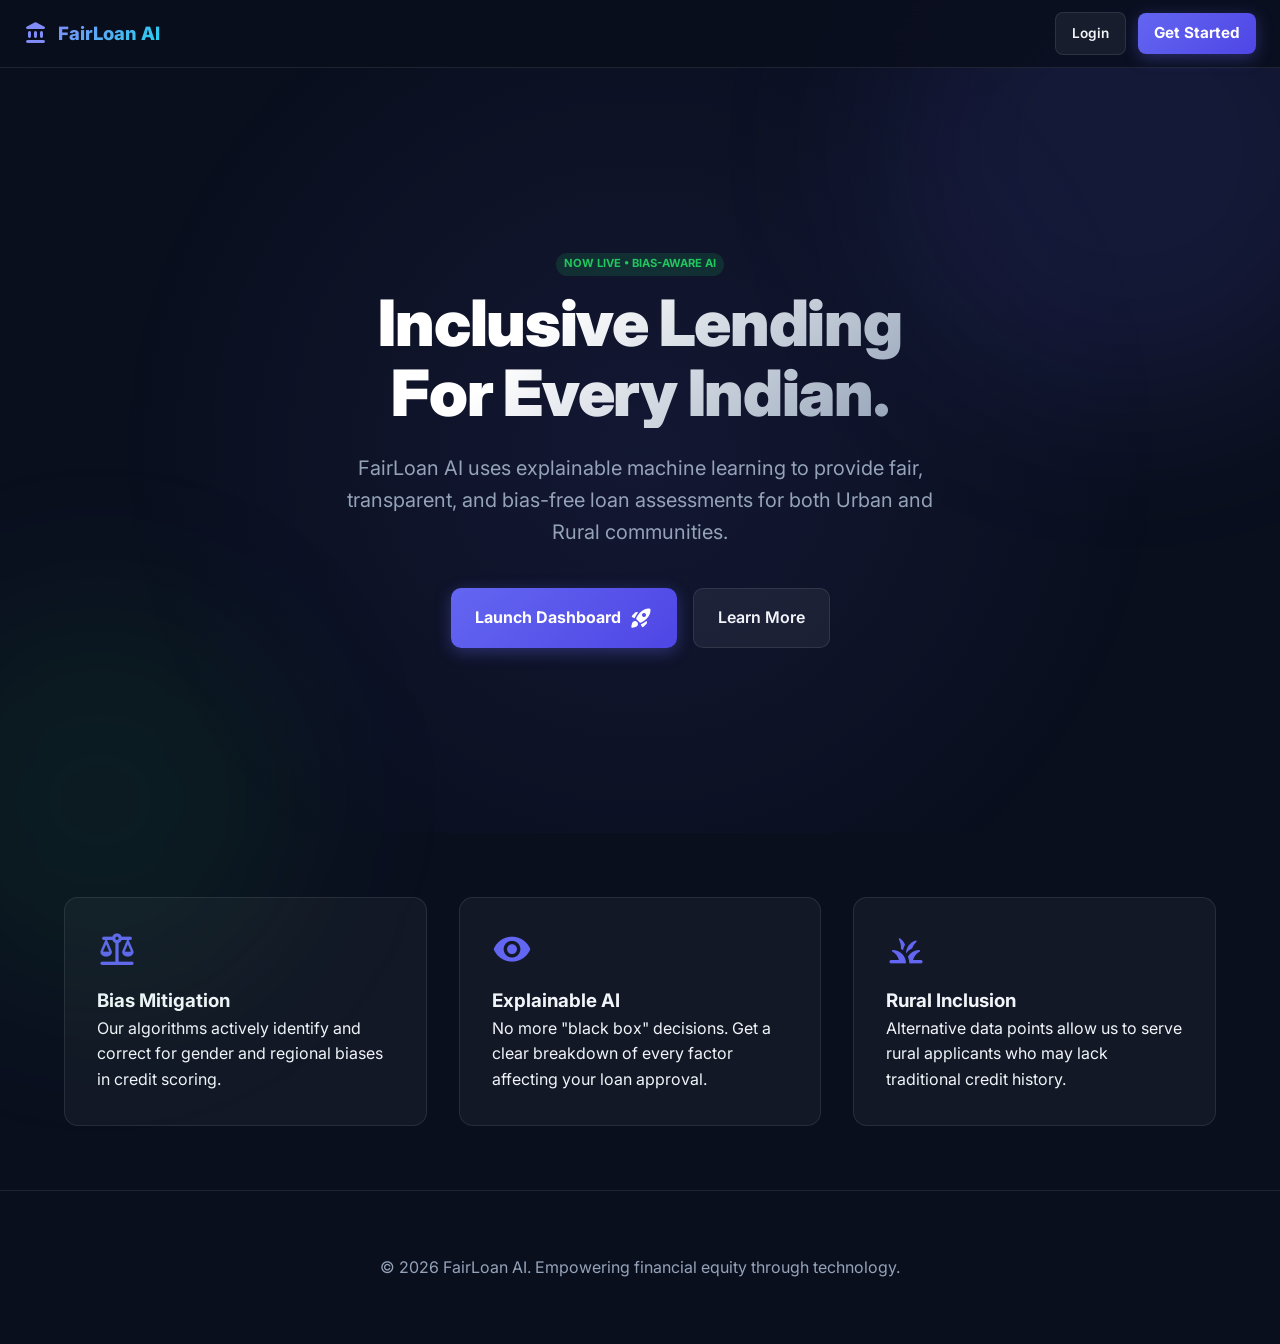
<file: index.html>
<!DOCTYPE html>
<html lang="en">
<head>
  <meta charset="UTF-8">
  <meta name="viewport" content="width=device-width, initial-scale=1.0">
  <title>FairLoan AI – The Future of Unbiased Lending</title>
  <link rel="stylesheet" href="styles.css">
  <link href="https://fonts.googleapis.com/css2?family=Inter:wght@400;500;600;700;800&display=swap" rel="stylesheet">
  <link href="https://fonts.googleapis.com/icon?family=Material+Icons+Round" rel="stylesheet">
</head>
<body>

  <!-- Navbar -->
  <nav class="navbar">
    <div class="nav-brand">
      <span class="material-icons-round text-primary">account_balance</span>
      <h1>FairLoan AI</h1>
    </div>
    <div class="nav-controls">
      <a href="login.html" class="btn-secondary">Login</a>
      <a href="login.html" class="btn-primary" style="padding: 0.5rem 1rem;">Get Started</a>
    </div>
  </nav>

  <!-- Hero Section -->
  <header class="hero slide-up">
    <div class="badge badge-success mb-3">NOW LIVE • BIAS-AWARE AI</div>
    <h1>Inclusive Lending <br> For Every Indian.</h1>
    <p>FairLoan AI uses explainable machine learning to provide fair, transparent, and bias-free loan assessments for both Urban and Rural communities.</p>
    <div class="hero-btns">
      <a href="login.html" class="btn-primary btn-large">
        Launch Dashboard
        <span class="material-icons-round">rocket_launch</span>
      </a>
      <a href="#features" class="btn-secondary btn-large">Learn More</a>
    </div>
  </header>

  <!-- Features -->
  <section id="features" class="feature-grid">
    <div class="feature-card slide-up" style="animation-delay: 0.1s;">
      <span class="material-icons-round">balance</span>
      <h3>Bias Mitigation</h3>
      <p>Our algorithms actively identify and correct for gender and regional biases in credit scoring.</p>
    </div>
    <div class="feature-card slide-up" style="animation-delay: 0.2s;">
      <span class="material-icons-round">visibility</span>
      <h3>Explainable AI</h3>
      <p>No more "black box" decisions. Get a clear breakdown of every factor affecting your loan approval.</p>
    </div>
    <div class="feature-card slide-up" style="animation-delay: 0.3s;">
      <span class="material-icons-round">grass</span>
      <h3>Rural Inclusion</h3>
      <p>Alternative data points allow us to serve rural applicants who may lack traditional credit history.</p>
    </div>
  </section>

  <footer style="text-align: center; padding: 4rem 2rem; color: var(--text-muted); border-top: 1px solid var(--card-border);">
    <p>© 2026 FairLoan AI. Empowering financial equity through technology.</p>
  </footer>

</body>
</html>
</file>
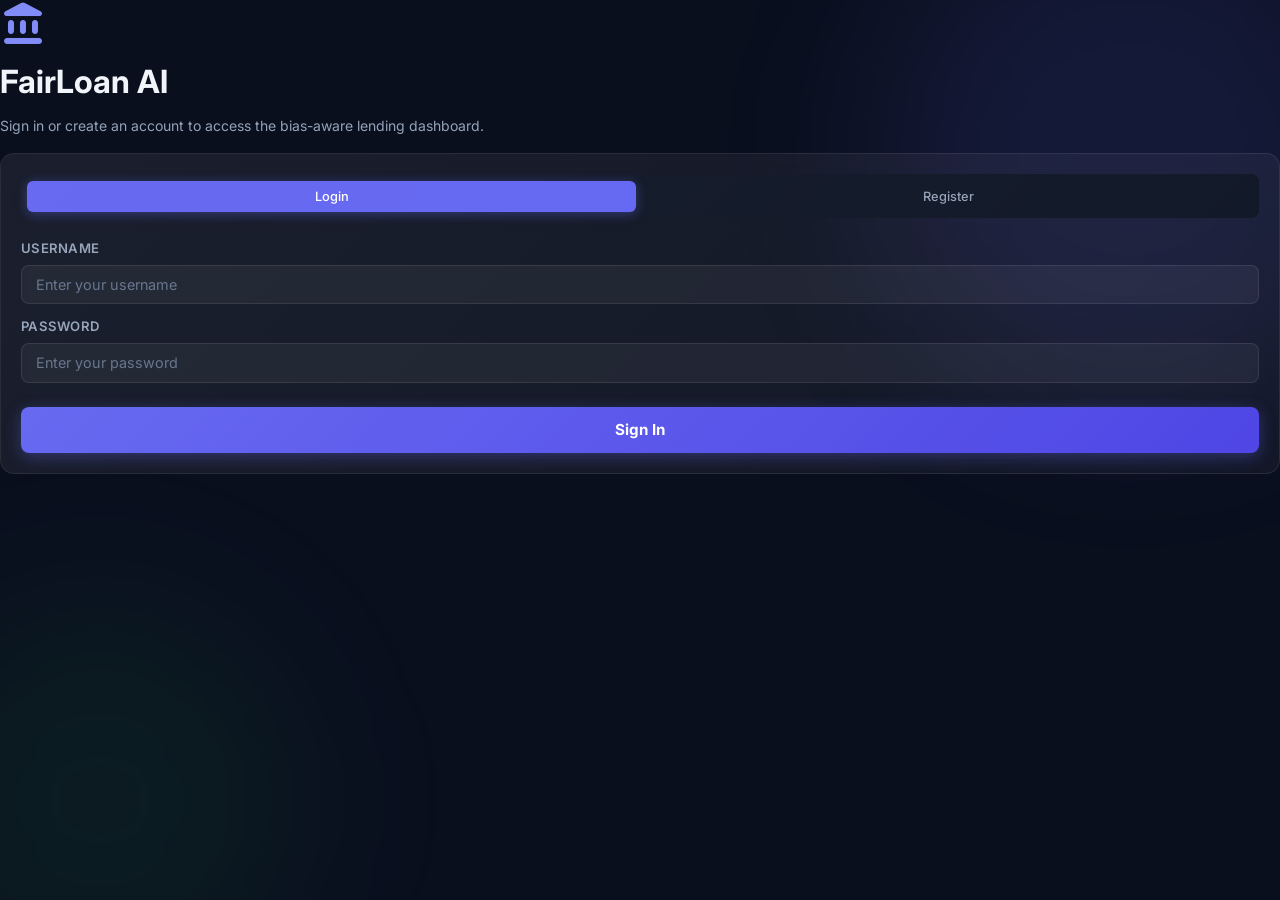
<file: public/index.html>
<!DOCTYPE html>
<html lang="en">
<head>
  <meta charset="UTF-8">
  <meta name="viewport" content="width=device-width, initial-scale=1.0">
  <title>FairLoan AI – Inclusive Loan Decision Platform</title>
  <meta name="description" content="Bias-aware, explainable loan decisions for urban and rural Indians.">
  <link rel="stylesheet" href="styles.css">
  <link href="https://fonts.googleapis.com/css2?family=Inter:wght@400;500;600;700;800&display=swap" rel="stylesheet">
  <link href="https://fonts.googleapis.com/icon?family=Material+Icons+Round" rel="stylesheet">
</head>
<body>

<!-- Toast Container -->
<div id="toast-container"></div>

<!-- Navbar -->
<nav class="navbar">
  <div class="nav-brand">
    <span class="material-icons-round text-primary">account_balance</span>
    <h1>FairLoan AI</h1>
  </div>
  <div class="nav-controls">
    <select id="language-select" class="btn-select" aria-label="Language">
      <option value="en">🌐 English</option>
      <option value="hi">हिन्दी</option>
      <option value="gu">ગુજરાતી</option>
    </select>
    <div class="mode-toggle">
      <span id="label-urban" class="active" data-i18n="urban">Urban</span>
      <label class="switch" aria-label="Toggle Urban/Rural mode">
        <input type="checkbox" id="mode-switch">
        <span class="slider round"></span>
      </label>
      <span id="label-rural" data-i18n="rural">Rural</span>
    </div>
    <button class="btn-secondary" id="btn-logout" onclick="logout()" style="padding:0.4rem 0.8rem;font-size:0.82rem">
      <span class="material-icons-round" style="font-size:1rem">logout</span>
      <span data-i18n="logout">Logout</span>
    </button>
  </div>
</nav>

<main class="container">
  <div class="grid-layout">

    <!-- ── LEFT: INPUT FORM ── -->
    <section class="card input-section slide-up" id="input-section">

      <!-- Loan Type Tabs -->
      <div class="tabs">
        <button class="tab-btn active" data-tab="home" id="tab-home">
          <span class="material-icons-round">home</span>
          <span class="tab-text" data-i18n="home_loan">Home Loan</span>
        </button>
        <button class="tab-btn" data-tab="personal" id="tab-personal">
          <span class="material-icons-round">person</span>
          <span class="tab-text" data-i18n="personal_loan">Personal Loan</span>
        </button>
        <button class="tab-btn" data-tab="lap" id="tab-lap">
          <span class="material-icons-round">real_estate_agent</span>
          <span class="tab-text" data-i18n="lap_loan">LAP</span>
        </button>
      </div>

      <form id="loan-form" novalidate>

        <!-- ── URBAN INPUTS ── -->
        <div id="urban-inputs">
          <div class="grid-2">
            <div class="form-group">
              <label data-i18n="gender">Gender</label>
              <select id="u-gender" required>
                <option value="male" data-i18n="male">Male</option>
                <option value="female" data-i18n="female">Female</option>
                <option value="other" data-i18n="other">Other</option>
              </select>
            </div>
            <div class="form-group">
              <label data-i18n="job_type">Job Type</label>
              <select id="u-job" required>
                <option value="salaried" data-i18n="salaried">Salaried</option>
                <option value="business" data-i18n="business">Self-Employed</option>
              </select>
            </div>
          </div>
          <div class="grid-2">
            <div class="form-group">
              <label data-i18n="monthly_income">Monthly Income (₹)</label>
              <input type="number" id="u-income" placeholder="e.g. 50000" min="0" required>
            </div>
            <div class="form-group">
              <label data-i18n="loan_amount">Loan Amount (₹)</label>
              <input type="number" id="u-amount" placeholder="e.g. 500000" min="0" required>
            </div>
          </div>
          <div class="grid-2">
            <div class="form-group">
              <label data-i18n="cibil_score">CIBIL Score</label>
              <input type="number" id="u-cibil" placeholder="300–900" min="300" max="900" required>
            </div>
            <div class="form-group">
              <label data-i18n="existing_emi">Existing EMI (₹)</label>
              <input type="number" id="u-emi" placeholder="0" min="0" required>
            </div>
          </div>
          <div class="grid-2">
            <div class="form-group">
              <label data-i18n="existing_loans">Existing Loans</label>
              <input type="number" id="u-existing-loans" placeholder="0" min="0" max="20" value="0">
            </div>
            <div class="form-group">
              <label data-i18n="missed_payments">Missed Payments</label>
              <input type="number" id="u-missed-payments" placeholder="0" min="0" max="50" value="0">
            </div>
          </div>
        </div>

        <!-- ── RURAL INPUTS ── -->
        <div id="rural-inputs" class="hidden">
          <div class="grid-2">
            <div class="form-group">
              <label data-i18n="gender">Gender</label>
              <select id="r-gender">
                <option value="male" data-i18n="male">Male</option>
                <option value="female" data-i18n="female">Female</option>
                <option value="other" data-i18n="other">Other</option>
              </select>
            </div>
            <div class="form-group">
              <label data-i18n="occupation">Occupation</label>
              <select id="r-occupation">
                <option value="farmer" data-i18n="farmer">Farmer</option>
                <option value="labour" data-i18n="labour">Labour</option>
                <option value="business" data-i18n="small_business">Small Business</option>
              </select>
            </div>
          </div>
          <div class="grid-2">
            <div class="form-group">
              <label data-i18n="approx_income">Monthly Income (₹)</label>
              <input type="number" id="r-income" placeholder="e.g. 15000" min="0">
            </div>
            <div class="form-group">
              <label data-i18n="loan_amount">Loan Amount (₹)</label>
              <input type="number" id="r-amount" placeholder="e.g. 50000" min="0">
            </div>
          </div>
          <div class="grid-2">
            <div class="form-group">
              <label data-i18n="land_ownership">Land Ownership</label>
              <select id="r-land" onchange="toggleLandAcres()">
                <option value="no" data-i18n="no">No</option>
                <option value="yes" data-i18n="yes">Yes</option>
              </select>
            </div>
            <div class="form-group hidden" id="r-acres-group">
              <label data-i18n="land_acres">Land (Acres)</label>
              <input type="number" id="r-acres" placeholder="0" min="0" step="0.1">
            </div>
          </div>
          <div class="grid-2">
            <div class="form-group">
              <label data-i18n="savings_habit">Savings Habit</label>
              <select id="r-savings">
                <option value="yes" data-i18n="yes">Yes</option>
                <option value="no" data-i18n="no">No</option>
              </select>
            </div>
            <div class="form-group">
              <label data-i18n="payment_behavior">Payment Behavior</label>
              <select id="r-payment">
                <option value="good" data-i18n="good">Good</option>
                <option value="bad" data-i18n="bad">Bad / Delayed</option>
              </select>
            </div>
          </div>
        </div>

        <!-- ── PROPERTY ESTIMATOR ── -->
        <div id="property-estimator" class="module-box">
          <h3><span class="material-icons-round">apartment</span> <span data-i18n="property_estimator">Property Value Estimator</span></h3>
          <div class="form-group">
            <label data-i18n="estimation_method">Estimation Method</label>
            <select id="prop-method" onchange="togglePropMethod()">
              <option value="manual" data-i18n="enter_manually">Enter manually</option>
              <option value="estimate" data-i18n="estimate_area">Estimate by City & Area</option>
              <option value="range" data-i18n="select_range">Select range</option>
            </select>
          </div>
          <div id="prop-manual" class="prop-subgroup">
            <input type="number" id="prop-val-manual" placeholder="Property Value (₹)" style="width:100%;padding:0.65rem 0.85rem;background:rgba(255,255,255,0.05);border:1px solid var(--card-border);border-radius:8px;color:var(--text)">
          </div>
          <div id="prop-estimate" class="prop-subgroup hidden">
            <div class="flex-row mt-2">
              <select id="prop-city" style="flex:1;padding:0.6rem;background:rgba(255,255,255,0.05);border:1px solid var(--card-border);border-radius:8px;color:var(--text)">
                <option value="tier1">Tier 1 City (Mumbai, Delhi, Bengaluru)</option>
                <option value="tier2">Tier 2 City (Ahmedabad, Surat, Jaipur)</option>
                <option value="tier3">Tier 3 / Rural</option>
              </select>
              <input type="number" id="prop-area" placeholder="Area (sqft)" oninput="calculatePropValue()" style="width:110px;padding:0.6rem;background:rgba(255,255,255,0.05);border:1px solid var(--card-border);border-radius:8px;color:var(--text)">
            </div>
            <div class="calc-result" id="prop-calc-result">Estimated: ₹0</div>
          </div>
          <div id="prop-range" class="prop-subgroup hidden">
            <select id="prop-val-range" style="width:100%;padding:0.6rem;background:rgba(255,255,255,0.05);border:1px solid var(--card-border);border-radius:8px;color:var(--text)">
              <option value="1000000">Under ₹10 Lakhs</option>
              <option value="3000000">₹10 – 30 Lakhs</option>
              <option value="5000000">₹30 – 50 Lakhs</option>
              <option value="10000000">₹50 Lakhs – 1 Crore</option>
              <option value="20000000">Above ₹1 Crore</option>
            </select>
          </div>
          <p class="disclaimer text-xs" data-i18n="prop_disclaimer">*Estimates are approximate and subject to physical verification.</p>
        </div>

        <!-- ── BANK DATA SIMULATOR ── -->
        <div class="module-box">
          <h3><span class="material-icons-round">account_balance_wallet</span> <span data-i18n="bank_simulator">Bank Data Simulator</span></h3>
          <p class="text-sm text-muted mb-3" data-i18n="bank_desc">Simulate bank data to compute Financial Health Score.</p>

          <div class="upload-zone mb-3">
            <label class="text-sm" style="display:block;margin-bottom:0.4rem">
              <span class="material-icons-round text-primary" style="vertical-align:middle;font-size:1rem">upload_file</span>
              Upload 6-Month Statement (Optional)
            </label>
            <p class="text-xs text-muted mb-2">PDF or CSV — AI will auto-analyze your banking health.</p>
            <div class="flex-row">
              <input type="file" id="bank-statement-file" accept=".pdf,.csv">
              <button type="button" class="btn-secondary" onclick="analyzeStatement()">Analyze</button>
            </div>
            <div id="statement-loading" class="flex-row mt-2 hidden text-sm text-primary">
              <div class="spinner" style="width:18px;height:18px;border-width:2px;margin:0"></div>
              Analyzing with AI...
            </div>
          </div>

          <div class="grid-2">
            <div class="form-group">
              <label data-i18n="monthly_expenses">Expenses (₹)</label>
              <input type="number" id="bank-expenses" placeholder="e.g. 20000">
            </div>
            <div class="form-group">
              <label data-i18n="monthly_savings">Savings (₹)</label>
              <input type="number" id="bank-savings" placeholder="e.g. 10000">
            </div>
          </div>

          <div class="health-score-card">
            <span data-i18n="financial_health">Financial Health Score</span>
            <div class="score-bar"><div class="score-fill" id="health-score-fill"></div></div>
            <div class="flex-row" style="justify-content:space-between">
              <span id="health-score-text" style="font-weight:700">0/100</span>
              <span id="health-score-label" class="text-xs text-muted"></span>
            </div>
          </div>
        </div>

        <!-- Submit -->
        <button type="submit" class="btn-primary btn-large w-100 mt-4" id="btn-analyze">
          <span class="material-icons-round">analytics</span>
          <span data-i18n="analyze_profile">Analyze Financial Profile</span>
        </button>
      </form>
    </section>

    <!-- ── RIGHT: RESULTS ── -->
    <section class="results-section slide-up delay-1">

      <div id="loading-overlay" class="hidden">
        <div class="spinner"></div>
        <p data-i18n="analyzing">Analyzing financial profile with FairLoan AI...</p>
      </div>

      <div id="empty-state" class="card flex-center text-center" style="min-height:280px;gap:1rem">
        <span class="material-icons-round large-icon text-muted">query_stats</span>
        <h3 data-i18n="fill_form">Fill the form to see AI Prediction</h3>
        <p class="text-muted text-sm" data-i18n="fill_desc">Our bias-aware model will analyze your data and provide explainable results.</p>
      </div>

      <div id="dashboard-content" class="hidden" style="display:flex;flex-direction:column;gap:1rem">

        <!-- Result Card -->
        <div class="card result-card">
          <div class="result-header">
            <div id="status-icon" class="status-icon"></div>
            <div>
              <h2 id="loan-status" class="status-text">—</h2>
              <p class="text-sm text-muted" id="status-subtext">Based on FairLoan AI Analysis</p>
            </div>
          </div>
          <div id="rejection-reason-container" class="rejection-box hidden mt-3">
            <strong class="text-danger text-sm">Reason for Rejection:</strong>
            <p id="rejection-reason-text" class="text-sm mt-1"></p>
          </div>
          <div class="mt-3">
            <h4 class="text-sm text-muted mb-2" style="text-transform:uppercase;letter-spacing:.05em" data-i18n="top_reasons">Top Factors</h4>
            <ul id="reason-list" class="reason-list"></ul>
          </div>
        </div>

        <!-- Feature Impact -->
        <div class="card">
          <h3 style="font-size:0.95rem;font-weight:700;display:flex;align-items:center;gap:0.5rem;margin-bottom:0.75rem">
            <span class="material-icons-round text-primary" style="font-size:1.2rem">insights</span>
            <span data-i18n="feature_impact">Feature Impact Visualization</span>
          </h3>
          <div class="chart-container" id="feature-chart"></div>
        </div>

        <!-- Bias Detection -->
        <div class="card bias-panel">
          <h3 style="font-size:0.95rem;font-weight:700;display:flex;align-items:center;gap:0.5rem;margin-bottom:0.75rem">
            <span class="material-icons-round text-primary" style="font-size:1.2rem">balance</span>
            <span data-i18n="bias_panel">Bias Detection Panel</span>
          </h3>
          <div id="bias-content">
            <div class="grid-2 mt-2">
              <div class="stat-box">
                <div class="text-xs text-muted">Male Approval</div>
                <div class="stat-val" id="bias-male">—</div>
                <div class="text-xs text-muted" id="bias-male-lbl"></div>
              </div>
              <div class="stat-box">
                <div class="text-xs text-muted">Female Approval</div>
                <div class="stat-val" id="bias-female">—</div>
                <div class="text-xs text-muted" id="bias-female-lbl"></div>
              </div>
              <div class="stat-box">
                <div class="text-xs text-muted">Urban Approval</div>
                <div class="stat-val" id="bias-urban">—</div>
              </div>
              <div class="stat-box">
                <div class="text-xs text-muted">Rural Approval</div>
                <div class="stat-val" id="bias-rural">—</div>
              </div>
            </div>
            <div class="mt-3">
              <div class="flex-row" style="justify-content:space-between;margin-bottom:0.25rem">
                <span class="text-xs text-muted">Gender Bias</span>
                <span id="bias-gender-pct" class="text-xs"></span>
              </div>
              <div class="bias-bar"><div class="bias-fill" id="bias-gender-bar" style="width:0%"></div></div>
            </div>
            <div class="mt-2">
              <div class="flex-row" style="justify-content:space-between;margin-bottom:0.25rem">
                <span class="text-xs text-muted">Urban/Rural Bias</span>
                <span id="bias-mode-pct" class="text-xs"></span>
              </div>
              <div class="bias-bar"><div class="bias-fill" id="bias-mode-bar" style="width:0%"></div></div>
            </div>
          </div>

          <!-- Fair Model Comparison -->
          <div class="mt-3">
            <h4 class="text-sm text-muted mb-2" style="text-transform:uppercase;letter-spacing:.05em" data-i18n="fair_comparison">Model Comparison</h4>
            <div class="compare-row">
              <span class="text-sm">Standard Model</span>
              <span id="std-result" class="text-sm bold">—</span>
            </div>
            <div class="compare-row highlight-fair mt-1">
              <span class="text-sm">FairLoan AI Model</span>
              <span id="fair-result" class="text-sm bold">—</span>
            </div>
            <p class="text-xs text-muted mt-2">*Fair model applies equity corrections for rural and female applicants.</p>
          </div>
        </div>

        <!-- What-If Simulator -->
        <div class="card">
          <h3 style="font-size:0.95rem;font-weight:700;display:flex;align-items:center;gap:0.5rem;margin-bottom:0.5rem">
            <span class="material-icons-round text-primary" style="font-size:1.2rem">tune</span>
            <span data-i18n="what_if">What-If Simulator</span>
          </h3>
          <p class="text-sm text-muted mb-3">Adjust parameters to see how they affect the outcome.</p>
          <div class="slider-group">
            <div class="slider-header"><span>Income</span><span id="sim-income-val">₹50,000</span></div>
            <input type="range" id="sim-income" min="5000" max="300000" step="5000" class="sim-slider" value="50000">
          </div>
          <div class="slider-group">
            <div class="slider-header"><span>EMI Burden</span><span id="sim-emi-val">₹0</span></div>
            <input type="range" id="sim-emi" min="0" max="150000" step="1000" class="sim-slider" value="0">
          </div>
          <div class="slider-group" id="sim-cibil-group">
            <div class="slider-header"><span>CIBIL Score</span><span id="sim-cibil-val">750</span></div>
            <input type="range" id="sim-cibil" min="300" max="900" step="10" class="sim-slider" value="750">
          </div>
          <div class="slider-group">
            <div class="slider-header"><span>Missed Payments</span><span id="sim-missed-val">0</span></div>
            <input type="range" id="sim-missed" min="0" max="20" step="1" class="sim-slider" value="0">
          </div>
          <button class="btn-secondary w-100 mt-2" onclick="simulateWhatIf()" data-i18n="recalculate">Recalculate Prediction</button>
        </div>

        <!-- Government Schemes -->
        <div class="card highlight-border">
          <h3 style="font-size:0.95rem;font-weight:700;display:flex;align-items:center;gap:0.5rem;margin-bottom:0.75rem">
            <span class="material-icons-round text-primary" style="font-size:1.2rem">assured_workload</span>
            <span data-i18n="gov_schemes">Government Schemes</span>
          </h3>
          <div id="scheme-container" style="display:flex;flex-direction:column;gap:0.5rem"></div>
        </div>

        <!-- AI Financial Advisor -->
        <div class="card ai-advisor">
          <div class="ai-header mb-3">
            <span class="material-icons-round">smart_toy</span>
            <h3 style="font-size:0.95rem;font-weight:700" data-i18n="ai_advisor">AI Financial Advisor</h3>
          </div>
          <ul id="advisor-tips" class="tips-list"></ul>
        </div>

        <!-- Download Report -->
        <button class="btn-secondary w-100" onclick="downloadReport()" style="gap:0.5rem">
          <span class="material-icons-round" style="font-size:1rem">download</span>
          <span data-i18n="download_report">Download PDF Report</span>
        </button>

      </div><!-- /dashboard-content -->
    </section>
  </div>
</main>

<script src="app.js"></script>
</body>
</html>
</file>
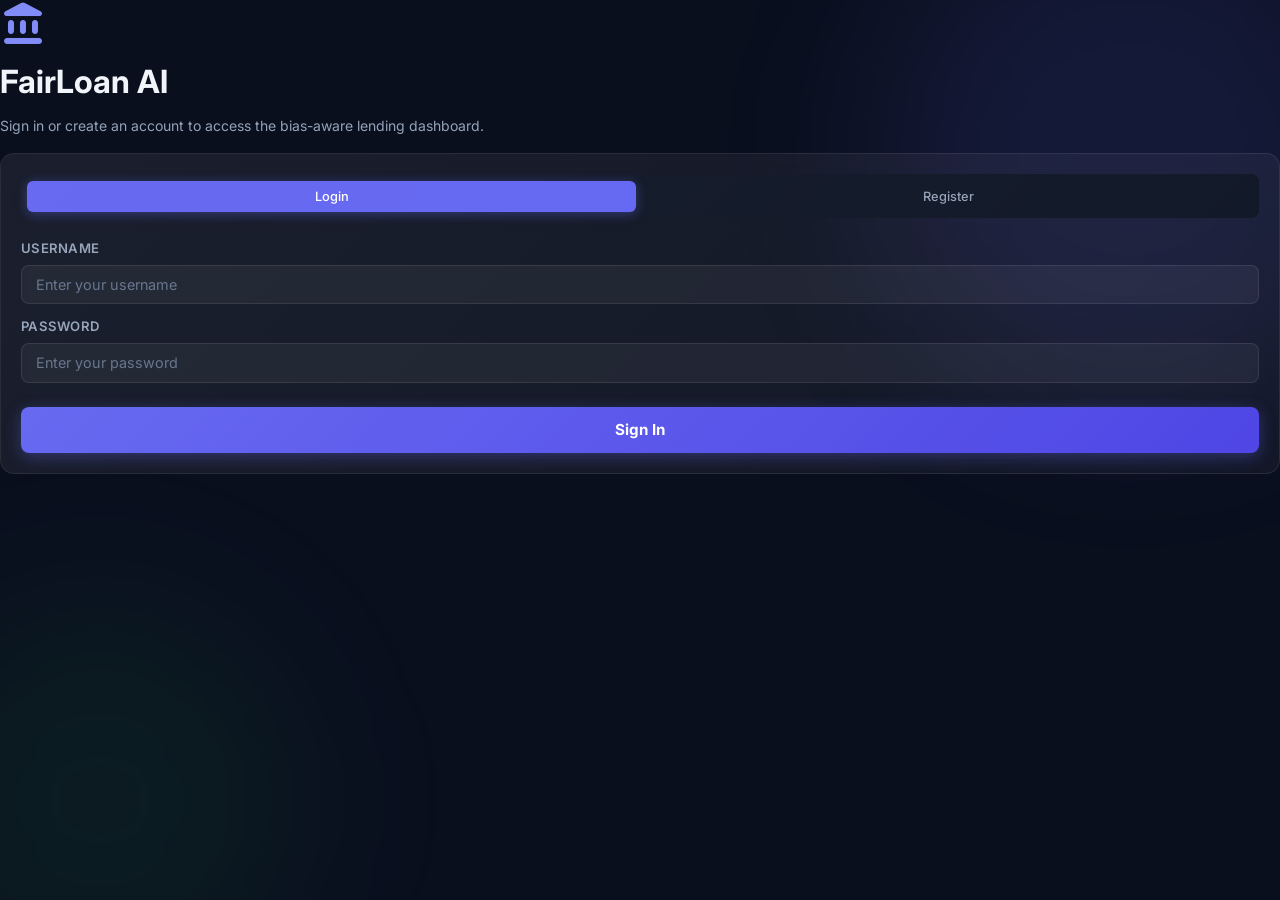
<file: dashboard.html>
<!DOCTYPE html>
<html lang="en">
<head>
  <meta charset="UTF-8">
  <meta name="viewport" content="width=device-width, initial-scale=1.0">
  <title>FairLoan AI – Inclusive Loan Decision Platform</title>
  <meta name="description" content="Bias-aware, explainable loan decisions for urban and rural Indians.">
  <link rel="stylesheet" href="styles.css">
  <link href="https://fonts.googleapis.com/css2?family=Inter:wght@400;500;600;700;800&display=swap" rel="stylesheet">
  <link href="https://fonts.googleapis.com/icon?family=Material+Icons+Round" rel="stylesheet">
</head>
<body>

<!-- Toast Container -->
<div id="toast-container"></div>

<!-- Navbar -->
<nav class="navbar">
  <div class="nav-brand">
    <span class="material-icons-round text-primary">account_balance</span>
    <h1>FairLoan AI</h1>
  </div>
  <div class="nav-controls">
    <select id="language-select" class="btn-select" aria-label="Language">
      <option value="en">🌐 English</option>
      <option value="hi">हिन्दी</option>
      <option value="gu">ગુજરાતી</option>
    </select>
    <div class="mode-toggle">
      <span id="label-urban" class="active" data-i18n="urban">Urban</span>
      <label class="switch" aria-label="Toggle Urban/Rural mode">
        <input type="checkbox" id="mode-switch">
        <span class="slider round"></span>
      </label>
      <span id="label-rural" data-i18n="rural">Rural</span>
    </div>
    <button class="btn-secondary" id="btn-logout" onclick="logout()" style="padding:0.4rem 0.8rem;font-size:0.82rem">
      <span class="material-icons-round" style="font-size:1rem">logout</span>
      <span data-i18n="logout">Logout</span>
    </button>
  </div>
</nav>

<main class="container">
  <div class="grid-layout">

    <!-- ── LEFT: INPUT FORM ── -->
    <section class="card input-section slide-up" id="input-section">

      <!-- Loan Type Tabs -->
      <div class="tabs">
        <button class="tab-btn active" data-tab="home" id="tab-home">
          <span class="material-icons-round">home</span>
          <span class="tab-text" data-i18n="home_loan">Home Loan</span>
        </button>
        <button class="tab-btn" data-tab="personal" id="tab-personal">
          <span class="material-icons-round">person</span>
          <span class="tab-text" data-i18n="personal_loan">Personal Loan</span>
        </button>
        <button class="tab-btn" data-tab="lap" id="tab-lap">
          <span class="material-icons-round">real_estate_agent</span>
          <span class="tab-text" data-i18n="lap_loan">LAP</span>
        </button>
      </div>

      <form id="loan-form" novalidate>

        <!-- ── URBAN INPUTS ── -->
        <div id="urban-inputs">
          <div class="grid-2">
            <div class="form-group">
              <label data-i18n="gender">Gender</label>
              <select id="u-gender" required>
                <option value="male" data-i18n="male">Male</option>
                <option value="female" data-i18n="female">Female</option>
                <option value="other" data-i18n="other">Other</option>
              </select>
            </div>
            <div class="form-group">
              <label data-i18n="job_type">Job Type</label>
              <select id="u-job" required>
                <option value="salaried" data-i18n="salaried">Salaried</option>
                <option value="business" data-i18n="business">Self-Employed</option>
              </select>
            </div>
          </div>
          <div class="grid-2">
            <div class="form-group">
              <label data-i18n="monthly_income">Monthly Income (₹)</label>
              <input type="number" id="u-income" placeholder="e.g. 50000" min="0" required>
            </div>
            <div class="form-group">
              <label data-i18n="loan_amount">Loan Amount (₹)</label>
              <input type="number" id="u-amount" placeholder="e.g. 500000" min="0" required>
            </div>
          </div>
          <div class="grid-2">
            <div class="form-group">
              <label data-i18n="cibil_score">CIBIL Score</label>
              <input type="number" id="u-cibil" placeholder="300–900" min="300" max="900" required>
            </div>
            <div class="form-group">
              <label data-i18n="existing_emi">Existing EMI (₹)</label>
              <input type="number" id="u-emi" placeholder="0" min="0" required>
            </div>
          </div>
          <div class="grid-2">
            <div class="form-group">
              <label data-i18n="existing_loans">Existing Loans</label>
              <input type="number" id="u-existing-loans" placeholder="0" min="0" max="20" value="0">
            </div>
            <div class="form-group">
              <label data-i18n="missed_payments">Missed Payments</label>
              <input type="number" id="u-missed-payments" placeholder="0" min="0" max="50" value="0">
            </div>
          </div>
        </div>

        <!-- ── RURAL INPUTS ── -->
        <div id="rural-inputs" class="hidden">
          <div class="grid-2">
            <div class="form-group">
              <label data-i18n="gender">Gender</label>
              <select id="r-gender">
                <option value="male" data-i18n="male">Male</option>
                <option value="female" data-i18n="female">Female</option>
                <option value="other" data-i18n="other">Other</option>
              </select>
            </div>
            <div class="form-group">
              <label data-i18n="occupation">Occupation</label>
              <select id="r-occupation">
                <option value="farmer" data-i18n="farmer">Farmer</option>
                <option value="labour" data-i18n="labour">Labour</option>
                <option value="business" data-i18n="small_business">Small Business</option>
              </select>
            </div>
          </div>
          <div class="grid-2">
            <div class="form-group">
              <label data-i18n="approx_income">Monthly Income (₹)</label>
              <input type="number" id="r-income" placeholder="e.g. 15000" min="0">
            </div>
            <div class="form-group">
              <label data-i18n="loan_amount">Loan Amount (₹)</label>
              <input type="number" id="r-amount" placeholder="e.g. 50000" min="0">
            </div>
          </div>
          <div class="grid-2">
            <div class="form-group">
              <label data-i18n="land_ownership">Land Ownership</label>
              <select id="r-land" onchange="toggleLandAcres()">
                <option value="no" data-i18n="no">No</option>
                <option value="yes" data-i18n="yes">Yes</option>
              </select>
            </div>
            <div class="form-group hidden" id="r-acres-group">
              <label data-i18n="land_acres">Land (Acres)</label>
              <input type="number" id="r-acres" placeholder="0" min="0" step="0.1">
            </div>
          </div>
          <div class="grid-2">
            <div class="form-group">
              <label data-i18n="savings_habit">Savings Habit</label>
              <select id="r-savings">
                <option value="yes" data-i18n="yes">Yes</option>
                <option value="no" data-i18n="no">No</option>
              </select>
            </div>
            <div class="form-group">
              <label data-i18n="payment_behavior">Payment Behavior</label>
              <select id="r-payment">
                <option value="good" data-i18n="good">Good</option>
                <option value="bad" data-i18n="bad">Bad / Delayed</option>
              </select>
            </div>
          </div>
        </div>

        <!-- ── PROPERTY ESTIMATOR ── -->
        <div id="property-estimator" class="module-box">
          <h3><span class="material-icons-round">apartment</span> <span data-i18n="property_estimator">Property Value Estimator</span></h3>
          <div class="form-group">
            <label data-i18n="estimation_method">Estimation Method</label>
            <select id="prop-method" onchange="togglePropMethod()">
              <option value="manual" data-i18n="enter_manually">Enter manually</option>
              <option value="estimate" data-i18n="estimate_area">Estimate by City & Area</option>
              <option value="range" data-i18n="select_range">Select range</option>
            </select>
          </div>
          <div id="prop-manual" class="prop-subgroup">
            <input type="number" id="prop-val-manual" placeholder="Property Value (₹)" style="width:100%;padding:0.65rem 0.85rem;background:rgba(255,255,255,0.05);border:1px solid var(--card-border);border-radius:8px;color:var(--text)">
          </div>
          <div id="prop-estimate" class="prop-subgroup hidden">
            <div class="flex-row mt-2">
              <select id="prop-city" style="flex:1;padding:0.6rem;background:rgba(255,255,255,0.05);border:1px solid var(--card-border);border-radius:8px;color:var(--text)">
                <option value="tier1">Tier 1 City (Mumbai, Delhi, Bengaluru)</option>
                <option value="tier2">Tier 2 City (Ahmedabad, Surat, Jaipur)</option>
                <option value="tier3">Tier 3 / Rural</option>
              </select>
              <input type="number" id="prop-area" placeholder="Area (sqft)" oninput="calculatePropValue()" style="width:110px;padding:0.6rem;background:rgba(255,255,255,0.05);border:1px solid var(--card-border);border-radius:8px;color:var(--text)">
            </div>
            <div class="calc-result" id="prop-calc-result">Estimated: ₹0</div>
          </div>
          <div id="prop-range" class="prop-subgroup hidden">
            <select id="prop-val-range" style="width:100%;padding:0.6rem;background:rgba(255,255,255,0.05);border:1px solid var(--card-border);border-radius:8px;color:var(--text)">
              <option value="1000000">Under ₹10 Lakhs</option>
              <option value="3000000">₹10 – 30 Lakhs</option>
              <option value="5000000">₹30 – 50 Lakhs</option>
              <option value="10000000">₹50 Lakhs – 1 Crore</option>
              <option value="20000000">Above ₹1 Crore</option>
            </select>
          </div>
          <p class="disclaimer text-xs" data-i18n="prop_disclaimer">*Estimates are approximate and subject to physical verification.</p>
        </div>

        <!-- ── BANK DATA SIMULATOR ── -->
        <div class="module-box">
          <h3><span class="material-icons-round">account_balance_wallet</span> <span data-i18n="bank_simulator">Bank Data Simulator</span></h3>
          <p class="text-sm text-muted mb-3" data-i18n="bank_desc">Simulate bank data to compute Financial Health Score.</p>

          <div class="upload-zone mb-3">
            <label class="text-sm" style="display:block;margin-bottom:0.4rem">
              <span class="material-icons-round text-primary" style="vertical-align:middle;font-size:1rem">upload_file</span>
              Upload 6-Month Statement (Optional)
            </label>
            <p class="text-xs text-muted mb-2">PDF or CSV — AI will auto-analyze your banking health.</p>
            <div class="flex-row">
              <input type="file" id="bank-statement-file" accept=".pdf,.csv">
              <button type="button" class="btn-secondary" onclick="analyzeStatement()">Analyze</button>
            </div>
            <div id="statement-loading" class="flex-row mt-2 hidden text-sm text-primary">
              <div class="spinner" style="width:18px;height:18px;border-width:2px;margin:0"></div>
              Analyzing with AI...
            </div>
          </div>

          <div class="grid-2">
            <div class="form-group">
              <label data-i18n="monthly_expenses">Expenses (₹)</label>
              <input type="number" id="bank-expenses" placeholder="e.g. 20000">
            </div>
            <div class="form-group">
              <label data-i18n="monthly_savings">Savings (₹)</label>
              <input type="number" id="bank-savings" placeholder="e.g. 10000">
            </div>
          </div>

          <div class="health-score-card">
            <span data-i18n="financial_health">Financial Health Score</span>
            <div class="score-bar"><div class="score-fill" id="health-score-fill"></div></div>
            <div class="flex-row" style="justify-content:space-between">
              <span id="health-score-text" style="font-weight:700">0/100</span>
              <span id="health-score-label" class="text-xs text-muted"></span>
            </div>
          </div>
        </div>

        <!-- Submit -->
        <button type="submit" class="btn-primary btn-large w-100 mt-4" id="btn-analyze">
          <span class="material-icons-round">analytics</span>
          <span data-i18n="analyze_profile">Analyze Financial Profile</span>
        </button>
      </form>
    </section>

    <!-- ── RIGHT: RESULTS ── -->
    <section class="results-section slide-up delay-1">

      <div id="loading-overlay" class="hidden">
        <div class="spinner"></div>
        <p data-i18n="analyzing">Analyzing financial profile with FairLoan AI...</p>
      </div>

      <div id="empty-state" class="card flex-center text-center" style="min-height:280px;gap:1rem">
        <span class="material-icons-round large-icon text-muted">query_stats</span>
        <h3 data-i18n="fill_form">Fill the form to see AI Prediction</h3>
        <p class="text-muted text-sm" data-i18n="fill_desc">Our bias-aware model will analyze your data and provide explainable results.</p>
      </div>

      <div id="dashboard-content" class="hidden" style="display:flex;flex-direction:column;gap:1rem">

        <!-- Result Card -->
        <div class="card result-card">
          <div class="result-header">
            <div id="status-icon" class="status-icon"></div>
            <div>
              <h2 id="loan-status" class="status-text">—</h2>
              <p class="text-sm text-muted" id="status-subtext">Based on FairLoan AI Analysis</p>
            </div>
          </div>
          <div id="rejection-reason-container" class="rejection-box hidden mt-3">
            <strong class="text-danger text-sm">Reason for Rejection:</strong>
            <p id="rejection-reason-text" class="text-sm mt-1"></p>
          </div>
          <div class="mt-3">
            <h4 class="text-sm text-muted mb-2" style="text-transform:uppercase;letter-spacing:.05em" data-i18n="top_reasons">Top Factors</h4>
            <ul id="reason-list" class="reason-list"></ul>
          </div>
        </div>

        <!-- Feature Impact -->
        <div class="card">
          <h3 style="font-size:0.95rem;font-weight:700;display:flex;align-items:center;gap:0.5rem;margin-bottom:0.75rem">
            <span class="material-icons-round text-primary" style="font-size:1.2rem">insights</span>
            <span data-i18n="feature_impact">Feature Impact Visualization</span>
          </h3>
          <div class="chart-container" id="feature-chart"></div>
        </div>

        <!-- Bias Detection -->
        <div class="card bias-panel">
          <h3 style="font-size:0.95rem;font-weight:700;display:flex;align-items:center;gap:0.5rem;margin-bottom:0.75rem">
            <span class="material-icons-round text-primary" style="font-size:1.2rem">balance</span>
            <span data-i18n="bias_panel">Bias Detection Panel</span>
          </h3>
          <div id="bias-content">
            <div class="grid-2 mt-2">
              <div class="stat-box">
                <div class="text-xs text-muted">Male Approval</div>
                <div class="stat-val" id="bias-male">—</div>
                <div class="text-xs text-muted" id="bias-male-lbl"></div>
              </div>
              <div class="stat-box">
                <div class="text-xs text-muted">Female Approval</div>
                <div class="stat-val" id="bias-female">—</div>
                <div class="text-xs text-muted" id="bias-female-lbl"></div>
              </div>
              <div class="stat-box">
                <div class="text-xs text-muted">Urban Approval</div>
                <div class="stat-val" id="bias-urban">—</div>
              </div>
              <div class="stat-box">
                <div class="text-xs text-muted">Rural Approval</div>
                <div class="stat-val" id="bias-rural">—</div>
              </div>
            </div>
            <div class="mt-3">
              <div class="flex-row" style="justify-content:space-between;margin-bottom:0.25rem">
                <span class="text-xs text-muted">Gender Bias</span>
                <span id="bias-gender-pct" class="text-xs"></span>
              </div>
              <div class="bias-bar"><div class="bias-fill" id="bias-gender-bar" style="width:0%"></div></div>
            </div>
            <div class="mt-2">
              <div class="flex-row" style="justify-content:space-between;margin-bottom:0.25rem">
                <span class="text-xs text-muted">Urban/Rural Bias</span>
                <span id="bias-mode-pct" class="text-xs"></span>
              </div>
              <div class="bias-bar"><div class="bias-fill" id="bias-mode-bar" style="width:0%"></div></div>
            </div>
          </div>

          <!-- Fair Model Comparison -->
          <div class="mt-3">
            <h4 class="text-sm text-muted mb-2" style="text-transform:uppercase;letter-spacing:.05em" data-i18n="fair_comparison">Model Comparison</h4>
            <div class="compare-row">
              <span class="text-sm">Standard Model</span>
              <span id="std-result" class="text-sm bold">—</span>
            </div>
            <div class="compare-row highlight-fair mt-1">
              <span class="text-sm">FairLoan AI Model</span>
              <span id="fair-result" class="text-sm bold">—</span>
            </div>
            <p class="text-xs text-muted mt-2">*Fair model applies equity corrections for rural and female applicants.</p>
          </div>
        </div>

        <!-- What-If Simulator -->
        <div class="card">
          <h3 style="font-size:0.95rem;font-weight:700;display:flex;align-items:center;gap:0.5rem;margin-bottom:0.5rem">
            <span class="material-icons-round text-primary" style="font-size:1.2rem">tune</span>
            <span data-i18n="what_if">What-If Simulator</span>
          </h3>
          <p class="text-sm text-muted mb-3">Adjust parameters to see how they affect the outcome.</p>
          <div class="slider-group">
            <div class="slider-header"><span>Income</span><span id="sim-income-val">₹50,000</span></div>
            <input type="range" id="sim-income" min="5000" max="300000" step="5000" class="sim-slider" value="50000">
          </div>
          <div class="slider-group">
            <div class="slider-header"><span>EMI Burden</span><span id="sim-emi-val">₹0</span></div>
            <input type="range" id="sim-emi" min="0" max="150000" step="1000" class="sim-slider" value="0">
          </div>
          <div class="slider-group" id="sim-cibil-group">
            <div class="slider-header"><span>CIBIL Score</span><span id="sim-cibil-val">750</span></div>
            <input type="range" id="sim-cibil" min="300" max="900" step="10" class="sim-slider" value="750">
          </div>
          <div class="slider-group">
            <div class="slider-header"><span>Missed Payments</span><span id="sim-missed-val">0</span></div>
            <input type="range" id="sim-missed" min="0" max="20" step="1" class="sim-slider" value="0">
          </div>
          <button class="btn-secondary w-100 mt-2" onclick="simulateWhatIf()" data-i18n="recalculate">Recalculate Prediction</button>
        </div>

        <!-- Government Schemes -->
        <div class="card highlight-border">
          <h3 style="font-size:0.95rem;font-weight:700;display:flex;align-items:center;gap:0.5rem;margin-bottom:0.75rem">
            <span class="material-icons-round text-primary" style="font-size:1.2rem">assured_workload</span>
            <span data-i18n="gov_schemes">Government Schemes</span>
          </h3>
          <div id="scheme-container" style="display:flex;flex-direction:column;gap:0.5rem"></div>
        </div>

        <!-- AI Financial Advisor -->
        <div class="card ai-advisor">
          <div class="ai-header mb-3">
            <span class="material-icons-round">smart_toy</span>
            <h3 style="font-size:0.95rem;font-weight:700" data-i18n="ai_advisor">AI Financial Advisor</h3>
          </div>
          <ul id="advisor-tips" class="tips-list"></ul>
        </div>

        <!-- Download Report -->
        <button class="btn-secondary w-100" onclick="downloadReport()" style="gap:0.5rem">
          <span class="material-icons-round" style="font-size:1rem">download</span>
          <span data-i18n="download_report">Download PDF Report</span>
        </button>

      </div><!-- /dashboard-content -->
    </section>
  </div>
</main>

<script src="config.js"></script>
<script src="app.js"></script>
</body>
</html>
</file>
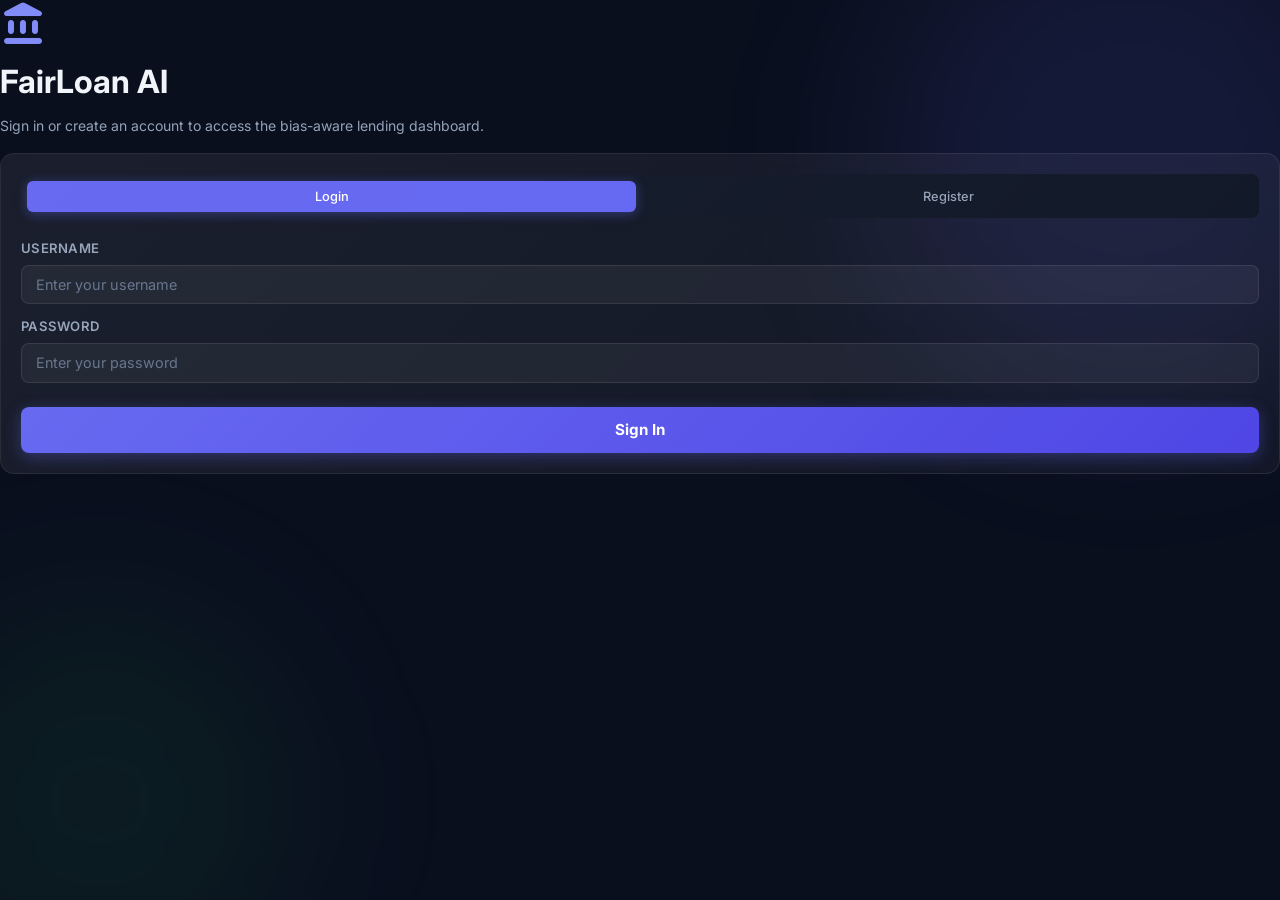
<file: login.html>
<!DOCTYPE html>
<html lang="en">
<head>
    <meta charset="UTF-8">
    <meta name="viewport" content="width=device-width, initial-scale=1.0">
    <title>Login - FairLoan AI</title>
    <link rel="stylesheet" href="styles.css">
    <link href="https://fonts.googleapis.com/css2?family=Inter:wght@400;500;600;700&display=swap" rel="stylesheet">
    <link href="https://fonts.googleapis.com/icon?family=Material+Icons+Round" rel="stylesheet">
</head>
<body class="login-body">
    
    <div class="login-container slide-up">
        <div class="login-header text-center">
            <span class="material-icons-round text-primary" style="font-size: 3rem;">account_balance</span>
            <h1>FairLoan AI</h1>
            <p class="text-muted text-sm mt-2">Sign in or create an account to access the bias-aware lending dashboard.</p>
        </div>

        <div class="card glass-effect mt-4">
            <!-- Tabs for Login / Register -->
            <div class="tabs">
                <button class="tab-btn active" id="tab-login" onclick="switchTab('login')">Login</button>
                <button class="tab-btn" id="tab-register" onclick="switchTab('register')">Register</button>
            </div>

            <!-- Error/Success Message Area -->
            <div id="auth-message" class="auth-message hidden"></div>

            <!-- Login Form -->
            <form id="login-form">
                <div class="form-group">
                    <label>Username</label>
                    <input type="text" id="login-username" placeholder="Enter your username" required>
                </div>
                <div class="form-group">
                    <label>Password</label>
                    <input type="password" id="login-password" placeholder="Enter your password" required>
                </div>
                <button type="submit" class="btn-primary w-100 mt-3" id="btn-login">Sign In</button>
            </form>

            <!-- Register Form (Hidden by default) -->
            <form id="register-form" class="hidden">
                <div class="form-group">
                    <label>Choose Username</label>
                    <input type="text" id="reg-username" placeholder="Pick a username" required minlength="3">
                </div>
                <div class="form-group">
                    <label>Create Password</label>
                    <input type="password" id="reg-password" placeholder="Create a secure password" required minlength="6">
                </div>
                <div class="form-group">
                    <label>Confirm Password</label>
                    <input type="password" id="reg-confirm" placeholder="Confirm your password" required minlength="6">
                </div>
                <button type="submit" class="btn-primary w-100 mt-3" id="btn-register">Create Account</button>
            </form>
        </div>
    </div>

    <script src="config.js"></script>
    <script src="login.js"></script>
</body>
</html>
</file>
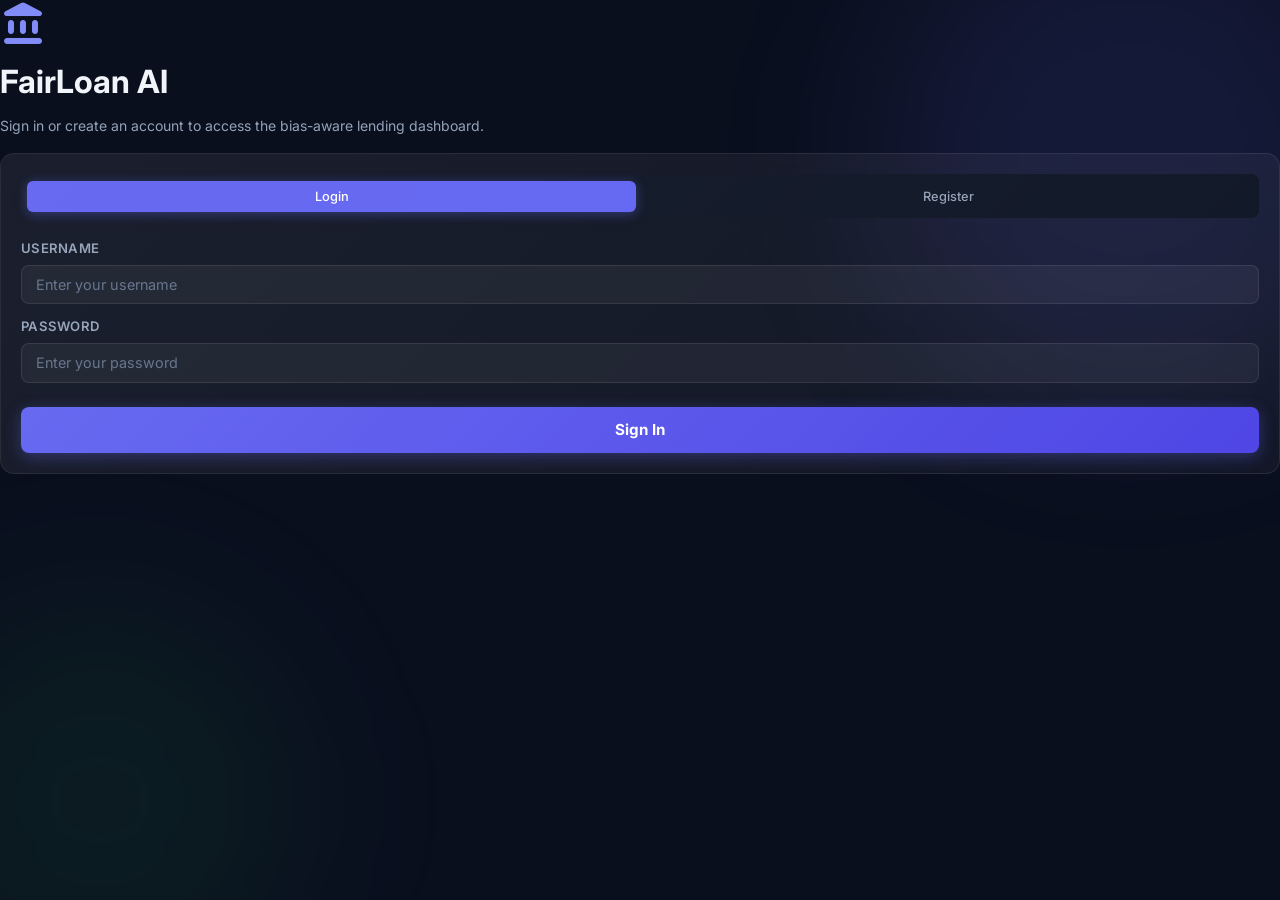
<file: public/login.html>
<!DOCTYPE html>
<html lang="en">
<head>
    <meta charset="UTF-8">
    <meta name="viewport" content="width=device-width, initial-scale=1.0">
    <title>Login - FairLoan AI</title>
    <link rel="stylesheet" href="styles.css">
    <link href="https://fonts.googleapis.com/css2?family=Inter:wght@400;500;600;700&display=swap" rel="stylesheet">
    <link href="https://fonts.googleapis.com/icon?family=Material+Icons+Round" rel="stylesheet">
</head>
<body class="login-body">
    
    <div class="login-container slide-up">
        <div class="login-header text-center">
            <span class="material-icons-round text-primary" style="font-size: 3rem;">account_balance</span>
            <h1>FairLoan AI</h1>
            <p class="text-muted text-sm mt-2">Sign in or create an account to access the bias-aware lending dashboard.</p>
        </div>

        <div class="card glass-effect mt-4">
            <!-- Tabs for Login / Register -->
            <div class="tabs">
                <button class="tab-btn active" id="tab-login" onclick="switchTab('login')">Login</button>
                <button class="tab-btn" id="tab-register" onclick="switchTab('register')">Register</button>
            </div>

            <!-- Error/Success Message Area -->
            <div id="auth-message" class="auth-message hidden"></div>

            <!-- Login Form -->
            <form id="login-form">
                <div class="form-group">
                    <label>Username</label>
                    <input type="text" id="login-username" placeholder="Enter your username" required>
                </div>
                <div class="form-group">
                    <label>Password</label>
                    <input type="password" id="login-password" placeholder="Enter your password" required>
                </div>
                <button type="submit" class="btn-primary w-100 mt-3" id="btn-login">Sign In</button>
            </form>

            <!-- Register Form (Hidden by default) -->
            <form id="register-form" class="hidden">
                <div class="form-group">
                    <label>Choose Username</label>
                    <input type="text" id="reg-username" placeholder="Pick a username" required minlength="3">
                </div>
                <div class="form-group">
                    <label>Create Password</label>
                    <input type="password" id="reg-password" placeholder="Create a secure password" required minlength="6">
                </div>
                <div class="form-group">
                    <label>Confirm Password</label>
                    <input type="password" id="reg-confirm" placeholder="Confirm your password" required minlength="6">
                </div>
                <button type="submit" class="btn-primary w-100 mt-3" id="btn-register">Create Account</button>
            </form>
        </div>
    </div>

    <script src="login.js"></script>
</body>
</html>
</file>
<file: styles.css>
@import url('https://fonts.googleapis.com/css2?family=Inter:wght@400;500;600;700;800&display=swap');

/* ── TOKENS ── */
:root {
  --bg: #0a0f1e;
  --bg2: #111827;
  --bg3: #1a2236;
  --card: rgba(255,255,255,0.04);
  --card-border: rgba(255,255,255,0.09);
  --primary: #6366f1;
  --primary-light: #818cf8;
  --success: #22c55e;
  --danger: #ef4444;
  --warning: #f59e0b;
  --text: #f1f5f9;
  --text-muted: #94a3b8;
  --text-xs: #64748b;
  --radius: 14px;
  --radius-sm: 8px;
  --shadow: 0 4px 24px rgba(0,0,0,0.4);
  --glow: 0 0 20px rgba(99,102,241,0.25);
  --transition: 0.22s cubic-bezier(0.4,0,0.2,1);
}

/* ── RESET ── */
*,*::before,*::after{box-sizing:border-box;margin:0;padding:0}
html{scroll-behavior:smooth}
body{font-family:'Inter',sans-serif;background:var(--bg);color:var(--text);min-height:100vh;line-height:1.6;overflow-x:hidden}
input,select,textarea,button{font-family:inherit}
a{color:inherit;text-decoration:none}
ul{list-style:none}

/* ── SCROLLBAR ── */
::-webkit-scrollbar{width:6px}
::-webkit-scrollbar-track{background:var(--bg2)}
::-webkit-scrollbar-thumb{background:var(--primary);border-radius:99px}

/* ── UTILITY ── */
.hidden{display:none!important}
.text-sm{font-size:0.875rem}
.text-xs{font-size:0.75rem}
.text-muted{color:var(--text-muted)}
.text-success{color:var(--success)}
.text-danger{color:var(--danger)}
.text-warning{color:var(--warning)}
.text-primary{color:var(--primary-light)}
.mt-1{margin-top:0.25rem}.mt-2{margin-top:0.5rem}.mt-3{margin-top:0.75rem}.mt-4{margin-top:1rem}
.mb-1{margin-bottom:0.25rem}.mb-2{margin-bottom:0.5rem}.mb-3{margin-bottom:0.75rem}.mb-4{margin-bottom:1rem}
.w-100{width:100%}
.flex-row{display:flex;gap:0.75rem;align-items:center}
.flex-center{display:flex;flex-direction:column;align-items:center;justify-content:center}
.grid-2{display:grid;grid-template-columns:1fr 1fr;gap:0.75rem}
.bold{font-weight:700}

/* ── BACKGROUND ORBS ── */
body::before,body::after{
  content:'';position:fixed;border-radius:50%;filter:blur(80px);pointer-events:none;z-index:0;
}
body::before{width:500px;height:500px;background:rgba(99,102,241,0.12);top:-100px;right:-100px}
body::after{width:400px;height:400px;background:rgba(34,197,94,0.07);bottom:-100px;left:-100px}

/* ── NAVBAR ── */
.navbar{
  position:sticky;top:0;z-index:100;
  display:flex;align-items:center;justify-content:space-between;
  padding:0.75rem 1.5rem;
  background:rgba(10,15,30,0.85);
  backdrop-filter:blur(20px);
  border-bottom:1px solid var(--card-border);
}
.nav-brand{display:flex;align-items:center;gap:0.6rem}
.nav-brand h1{font-size:1.15rem;font-weight:800;background:linear-gradient(135deg,#818cf8,#22d3ee);-webkit-background-clip:text;-webkit-text-fill-color:transparent}
.nav-controls{display:flex;align-items:center;gap:0.75rem;flex-wrap:wrap}

/* ── LANGUAGE SELECT ── */
.btn-select{
  background:var(--bg3);border:1px solid var(--card-border);color:var(--text);
  padding:0.4rem 0.75rem;border-radius:var(--radius-sm);font-size:0.85rem;cursor:pointer;
  transition:var(--transition);
}
.btn-select:focus{outline:none;border-color:var(--primary)}

/* ── MODE TOGGLE ── */
.mode-toggle{display:flex;align-items:center;gap:0.5rem;font-size:0.85rem;font-weight:500}
.mode-toggle span{color:var(--text-muted);transition:var(--transition)}
.mode-toggle span.active{color:var(--text);font-weight:700}
.switch{position:relative;display:inline-block;width:44px;height:24px}
.switch input{opacity:0;width:0;height:0}
.slider{position:absolute;inset:0;cursor:pointer;background:var(--bg3);border-radius:99px;border:1px solid var(--card-border);transition:var(--transition)}
.slider::before{content:'';position:absolute;width:16px;height:16px;border-radius:50%;background:#fff;left:3px;top:3px;transition:var(--transition)}
input:checked + .slider{background:var(--primary);border-color:var(--primary)}
input:checked + .slider::before{transform:translateX(20px)}

/* ── LAYOUT ── */
.container{max-width:1400px;margin:0 auto;padding:1.5rem}
.grid-layout{display:grid;grid-template-columns:minmax(0,420px) 1fr;gap:1.5rem;align-items:start}

/* ── CARD ── */
.card{
  background:var(--card);border:1px solid var(--card-border);
  border-radius:var(--radius);padding:1.25rem;
  backdrop-filter:blur(16px);position:relative;overflow:hidden;
  transition:var(--transition);
}
.card:hover{border-color:rgba(99,102,241,0.25)}
.card::before{content:'';position:absolute;inset:0;background:linear-gradient(135deg,rgba(255,255,255,0.03),transparent);pointer-events:none}

/* ── TABS ── */
.tabs{display:flex;gap:0.5rem;margin-bottom:1.25rem;background:var(--bg2);padding:0.4rem;border-radius:var(--radius-sm)}
.tab-btn{
  flex:1;padding:0.5rem 0.5rem;border:none;background:none;color:var(--text-muted);
  cursor:pointer;border-radius:6px;font-size:0.8rem;font-weight:500;
  display:flex;align-items:center;justify-content:center;gap:0.35rem;
  transition:var(--transition);
}
.tab-btn .material-icons-round{font-size:1rem}
.tab-btn.active{background:var(--primary);color:#fff;box-shadow:0 2px 12px rgba(99,102,241,0.4)}
.tab-btn:hover:not(.active){background:rgba(255,255,255,0.06);color:var(--text)}

/* ── FORM ── */
.form-group{display:flex;flex-direction:column;gap:0.35rem;margin-bottom:0.75rem}
.form-group label{font-size:0.82rem;font-weight:600;color:var(--text-muted);letter-spacing:0.02em;text-transform:uppercase}
.form-group input,.form-group select{
  background:rgba(255,255,255,0.05);border:1px solid var(--card-border);
  color:var(--text);padding:0.65rem 0.85rem;border-radius:var(--radius-sm);
  font-size:0.9rem;transition:var(--transition);
}
.form-group input:focus,.form-group select:focus{
  outline:none;border-color:var(--primary);
  box-shadow:0 0 0 3px rgba(99,102,241,0.15);
  background:rgba(99,102,241,0.06);
}
.form-group select option{background:var(--bg2)}
.form-group input::placeholder{color:var(--text-xs)}

/* ── MODULE BOX ── */
.module-box{
  background:rgba(255,255,255,0.03);border:1px solid var(--card-border);
  border-radius:var(--radius);padding:1rem;margin-top:1rem;
}
.module-box h3{font-size:0.95rem;font-weight:700;display:flex;align-items:center;gap:0.5rem;margin-bottom:0.75rem}
.module-box h3 .material-icons-round{font-size:1.2rem;color:var(--primary-light)}

/* ── HEALTH SCORE ── */
.health-score-card{background:var(--bg2);border-radius:var(--radius-sm);padding:0.85rem;margin-top:0.75rem;display:flex;flex-direction:column;gap:0.5rem}
.score-bar{height:8px;background:rgba(255,255,255,0.08);border-radius:99px;overflow:hidden}
.score-fill{height:100%;border-radius:99px;background:var(--primary);transition:width 0.6s cubic-bezier(0.4,0,0.2,1);width:0%}
.health-score-card>span{font-size:0.82rem;font-weight:600;color:var(--text-muted)}
#health-score-text{font-weight:700;font-size:1rem;color:var(--text)}

/* ── BUTTONS ── */
.btn-primary{
  display:inline-flex;align-items:center;justify-content:center;gap:0.5rem;
  padding:0.85rem 1.5rem;border-radius:var(--radius-sm);border:none;cursor:pointer;
  font-weight:700;font-size:0.95rem;
  background:linear-gradient(135deg,var(--primary),#4f46e5);color:#fff;
  box-shadow:0 4px 16px rgba(99,102,241,0.35);transition:var(--transition);
}
.btn-primary:hover{transform:translateY(-2px);box-shadow:0 6px 24px rgba(99,102,241,0.5)}
.btn-primary:active{transform:translateY(0)}
.btn-primary:disabled{opacity:0.5;cursor:not-allowed;transform:none}
.btn-secondary{
  display:inline-flex;align-items:center;justify-content:center;gap:0.4rem;
  padding:0.6rem 1rem;border-radius:var(--radius-sm);
  border:1px solid var(--card-border);background:rgba(255,255,255,0.06);
  color:var(--text);cursor:pointer;font-size:0.85rem;font-weight:600;transition:var(--transition);
}
.btn-secondary:hover{background:rgba(255,255,255,0.1);border-color:var(--primary)}
.btn-large{padding:1rem 1.5rem;font-size:1rem;border-radius:10px}

/* ── RESULTS SECTION ── */
.results-section{display:flex;flex-direction:column;gap:1rem}
.result-card{}
.result-header{display:flex;align-items:center;gap:1rem}
.status-icon{width:52px;height:52px;border-radius:50%;flex-shrink:0}
.status-icon.approved{background:rgba(34,197,94,0.15);border:2px solid var(--success);position:relative}
.status-icon.rejected{background:rgba(239,68,68,0.15);border:2px solid var(--danger);position:relative}
.status-icon.approved::after{content:'✓';position:absolute;inset:0;display:flex;align-items:center;justify-content:center;color:var(--success);font-size:1.5rem;font-weight:900}
.status-icon.rejected::after{content:'✗';position:absolute;inset:0;display:flex;align-items:center;justify-content:center;color:var(--danger);font-size:1.5rem;font-weight:900}
.status-text{font-size:1.6rem;font-weight:800}
.status-text.approved{color:var(--success)}
.status-text.rejected{color:var(--danger)}

/* ── REASON LIST ── */
.reason-list li{display:flex;align-items:center;gap:0.5rem;padding:0.45rem 0;font-size:0.88rem;border-bottom:1px solid rgba(255,255,255,0.05)}
.reason-list li:last-child{border-bottom:none}
.reason-list .material-icons-round{font-size:1.1rem;flex-shrink:0}

/* ── CHART ── */
.chart-container{display:flex;flex-direction:column;gap:0.75rem}
.bar-row{display:grid;grid-template-columns:110px 1fr 50px;align-items:center;gap:0.75rem;font-size:0.82rem}
.bar-track{height:10px;background:rgba(255,255,255,0.07);border-radius:99px;overflow:hidden;position:relative}
.bar-fill{height:100%;border-radius:99px;width:0%;transition:width 0.8s cubic-bezier(0.4,0,0.2,1)}
.bar-fill.positive{background:linear-gradient(90deg,var(--primary),var(--success))}
.bar-fill.negative{background:linear-gradient(90deg,var(--danger),#f97316)}

/* ── BIAS PANEL ── */
.bias-panel .stat-box{background:var(--bg2);border-radius:var(--radius-sm);padding:0.85rem;text-align:center}
.stat-box .stat-val{font-size:1.5rem;font-weight:800;margin:0.25rem 0}
.compare-row{display:flex;justify-content:space-between;align-items:center;padding:0.6rem 0.9rem;background:var(--bg2);border-radius:var(--radius-sm);margin-bottom:0.5rem}
.compare-row.highlight-fair{background:rgba(34,197,94,0.08);border:1px solid rgba(34,197,94,0.25)}
.bias-bar{height:6px;background:rgba(255,255,255,0.06);border-radius:99px;overflow:hidden;margin-top:0.5rem}
.bias-fill{height:100%;border-radius:99px;background:var(--warning);transition:width 0.7s ease}

/* ── BADGES ── */
.badge{display:inline-block;padding:0.15rem 0.5rem;border-radius:99px;font-size:0.7rem;font-weight:700}
.badge-success{background:rgba(34,197,94,0.15);color:var(--success)}
.badge-warning{background:rgba(245,158,11,0.15);color:var(--warning)}
.badge-danger{background:rgba(239,68,68,0.15);color:var(--danger)}

/* ── SLIDERS ── */
.slider-group{margin-bottom:0.85rem}
.slider-header{display:flex;justify-content:space-between;font-size:0.85rem;font-weight:600;margin-bottom:0.5rem}
.sim-slider{width:100%;-webkit-appearance:none;height:6px;background:rgba(255,255,255,0.08);border-radius:99px;outline:none}
.sim-slider::-webkit-slider-thumb{-webkit-appearance:none;width:18px;height:18px;border-radius:50%;background:var(--primary);cursor:pointer;box-shadow:0 0 8px rgba(99,102,241,0.5);transition:var(--transition)}
.sim-slider::-webkit-slider-thumb:hover{transform:scale(1.2)}

/* ── SCHEME CARDS ── */
.scheme-card{background:var(--bg2);border:1px solid var(--card-border);border-radius:var(--radius-sm);padding:0.75rem;display:flex;gap:0.75rem;align-items:flex-start}
.scheme-icon{background:rgba(99,102,241,0.15);border-radius:8px;padding:0.5rem;display:flex;align-items:center;justify-content:center;flex-shrink:0}
.scheme-icon .material-icons-round{font-size:1.2rem;color:var(--primary-light)}

/* ── AI ADVISOR ── */
.ai-advisor{background:linear-gradient(135deg,rgba(99,102,241,0.08),rgba(34,197,94,0.05))}
.ai-header{display:flex;align-items:center;gap:0.6rem}
.ai-header .material-icons-round{color:var(--primary-light);font-size:1.5rem}
.tips-list li{padding:0.5rem 0;font-size:0.88rem;border-bottom:1px solid rgba(255,255,255,0.05);display:flex;gap:0.5rem}
.tips-list li::before{content:'→';color:var(--primary-light);flex-shrink:0}

/* ── LOADING ── */
#loading-overlay{display:flex;flex-direction:column;align-items:center;justify-content:center;gap:1rem;padding:3rem;background:var(--card);border-radius:var(--radius);border:1px solid var(--card-border)}
.spinner{width:40px;height:40px;border:3px solid rgba(99,102,241,0.2);border-top-color:var(--primary);border-radius:50%;animation:spin 0.8s linear infinite}
@keyframes spin{to{transform:rotate(360deg)}}

/* ── EMPTY STATE ── */
#empty-state{min-height:300px;gap:1rem}
.large-icon{font-size:3rem!important;color:var(--text-xs)!important}

/* ── REJECTION BOX ── */
.rejection-box{background:rgba(239,68,68,0.07);border-left:3px solid var(--danger);border-radius:var(--radius-sm);padding:0.85rem;margin-top:0.75rem}

/* ── PROP SUBGROUP ── */
.prop-subgroup{margin-top:0.5rem}
.prop-subgroup.hidden{display:none}
.calc-result{font-size:0.85rem;font-weight:700;color:var(--primary-light);margin-top:0.5rem}
.disclaimer{color:var(--text-xs);margin-top:0.5rem;font-style:italic}

/* ── TOAST ── */
#toast-container{position:fixed;bottom:1.5rem;right:1.5rem;z-index:999;display:flex;flex-direction:column;gap:0.5rem}
.toast{padding:0.75rem 1.25rem;border-radius:var(--radius-sm);font-size:0.88rem;font-weight:600;box-shadow:var(--shadow);animation:slideIn 0.3s ease,fadeOut 0.3s ease 3.7s forwards;display:flex;align-items:center;gap:0.5rem}
.toast.success{background:#1a3c2a;border:1px solid var(--success);color:var(--success)}
.toast.error{background:#3c1a1a;border:1px solid var(--danger);color:var(--danger)}
.toast.info{background:#1e2a4a;border:1px solid var(--primary);color:var(--primary-light)}
@keyframes slideIn{from{transform:translateX(100px);opacity:0}to{transform:translateX(0);opacity:1}}
@keyframes fadeOut{to{opacity:0;transform:translateX(100px)}}

/* ── ANIMATIONS ── */
@keyframes slideUp{from{opacity:0;transform:translateY(24px)}to{opacity:1;transform:translateY(0)}}
.slide-up{animation:slideUp 0.5s ease forwards}
.slide-up.delay-1{animation-delay:0.1s;opacity:0}

/* ── LOGIN PAGE ── */
.login-wrapper{min-height:100vh;display:flex;align-items:center;justify-content:center;padding:1.5rem}
.login-box{width:100%;max-width:440px;background:var(--card);border:1px solid var(--card-border);border-radius:var(--radius);padding:2rem;backdrop-filter:blur(20px)}
.login-logo{text-align:center;margin-bottom:1.5rem}
.login-logo h1{font-size:1.75rem;font-weight:800;background:linear-gradient(135deg,#818cf8,#22d3ee);-webkit-background-clip:text;-webkit-text-fill-color:transparent}
.login-tabs{display:flex;background:var(--bg2);border-radius:var(--radius-sm);padding:0.3rem;margin-bottom:1.5rem}
.login-tab{flex:1;padding:0.55rem;border:none;background:none;color:var(--text-muted);cursor:pointer;border-radius:6px;font-size:0.9rem;font-weight:600;transition:var(--transition)}
.login-tab.active{background:var(--primary);color:#fff}
.auth-message{padding:0.65rem 0.9rem;border-radius:var(--radius-sm);font-size:0.85rem;font-weight:500;margin-bottom:0.75rem}
.auth-message.success{background:rgba(34,197,94,0.1);border:1px solid var(--success);color:var(--success)}
.auth-message.error{background:rgba(239,68,68,0.1);border:1px solid var(--danger);color:var(--danger)}

/* ── UPLOAD ZONE ── */
.upload-zone{background:rgba(99,102,241,0.05);border:1px dashed var(--primary);border-radius:var(--radius-sm);padding:0.85rem}
#bank-statement-file{background:transparent;border:none;color:var(--text);font-size:0.82rem;width:100%}
#bank-statement-file::file-selector-button{background:var(--bg3);border:1px solid var(--card-border);color:var(--text);padding:0.35rem 0.75rem;border-radius:6px;cursor:pointer;font-size:0.8rem;margin-right:0.75rem;transition:var(--transition)}
#bank-statement-file::file-selector-button:hover{background:var(--primary);border-color:var(--primary)}

/* ── HIGHLIGHT BORDER ── */
.highlight-border{border-color:rgba(99,102,241,0.4)}

/* ── LANDING PAGE ── */
.hero{
  min-height: 85vh;
  display: flex;
  flex-direction: column;
  align-items: center;
  justify-content: center;
  text-align: center;
  padding: 2rem;
  background: radial-gradient(circle at center, rgba(99,102,241,0.1) 0%, transparent 70%);
}
.hero h1{
  font-size: 4rem;
  font-weight: 900;
  line-height: 1.1;
  margin-bottom: 1.5rem;
  background: linear-gradient(135deg, #fff 30%, #94a3b8);
  -webkit-background-clip: text;
  -webkit-text-fill-color: transparent;
  letter-spacing: -0.02em;
}
.hero p{
  font-size: 1.25rem;
  color: var(--text-muted);
  max-width: 600px;
  margin-bottom: 2.5rem;
}
.hero-btns{
  display: flex;
  gap: 1rem;
}
.feature-grid{
  display: grid;
  grid-template-columns: repeat(auto-fit, minmax(300px, 1fr));
  gap: 2rem;
  padding: 4rem 1.5rem;
  max-width: 1200px;
  margin: 0 auto;
}
.feature-card{
  background: var(--card);
  border: 1px solid var(--card-border);
  padding: 2rem;
  border-radius: var(--radius);
  transition: var(--transition);
}
.feature-card:hover{
  transform: translateY(-5px);
  border-color: var(--primary);
}
.feature-card .material-icons-round{
  font-size: 2.5rem;
  color: var(--primary);
  margin-bottom: 1rem;
}

@media(max-width: 768px){
  .hero h1{ font-size: 2.5rem; }
  .hero p{ font-size: 1rem; }
  .hero-btns{ flex-direction: column; width: 100%; }
}

/* ── RESPONSIVE ── */
@media(max-width:900px){
  .grid-layout{grid-template-columns:1fr}
  .nav-controls{gap:0.5rem}
  .nav-brand h1{font-size:1rem}
}
@media(max-width:480px){
  .container{padding:0.75rem}
  .navbar{padding:0.65rem 1rem}
  .grid-2{grid-template-columns:1fr}
  .tabs{flex-direction:column}
  .tab-btn{padding:0.6rem}
  .btn-large{padding:0.85rem 1rem;font-size:0.9rem}
  .bar-row{grid-template-columns:90px 1fr 44px}
}
</file>
<file: public/styles.css>
@import url('https://fonts.googleapis.com/css2?family=Inter:wght@400;500;600;700;800&display=swap');

/* ── TOKENS ── */
:root {
  --bg: #0a0f1e;
  --bg2: #111827;
  --bg3: #1a2236;
  --card: rgba(255,255,255,0.04);
  --card-border: rgba(255,255,255,0.09);
  --primary: #6366f1;
  --primary-light: #818cf8;
  --success: #22c55e;
  --danger: #ef4444;
  --warning: #f59e0b;
  --text: #f1f5f9;
  --text-muted: #94a3b8;
  --text-xs: #64748b;
  --radius: 14px;
  --radius-sm: 8px;
  --shadow: 0 4px 24px rgba(0,0,0,0.4);
  --glow: 0 0 20px rgba(99,102,241,0.25);
  --transition: 0.22s cubic-bezier(0.4,0,0.2,1);
}

/* ── RESET ── */
*,*::before,*::after{box-sizing:border-box;margin:0;padding:0}
html{scroll-behavior:smooth}
body{font-family:'Inter',sans-serif;background:var(--bg);color:var(--text);min-height:100vh;line-height:1.6;overflow-x:hidden}
input,select,textarea,button{font-family:inherit}
a{color:inherit;text-decoration:none}
ul{list-style:none}

/* ── SCROLLBAR ── */
::-webkit-scrollbar{width:6px}
::-webkit-scrollbar-track{background:var(--bg2)}
::-webkit-scrollbar-thumb{background:var(--primary);border-radius:99px}

/* ── UTILITY ── */
.hidden{display:none!important}
.text-sm{font-size:0.875rem}
.text-xs{font-size:0.75rem}
.text-muted{color:var(--text-muted)}
.text-success{color:var(--success)}
.text-danger{color:var(--danger)}
.text-warning{color:var(--warning)}
.text-primary{color:var(--primary-light)}
.mt-1{margin-top:0.25rem}.mt-2{margin-top:0.5rem}.mt-3{margin-top:0.75rem}.mt-4{margin-top:1rem}
.mb-1{margin-bottom:0.25rem}.mb-2{margin-bottom:0.5rem}.mb-3{margin-bottom:0.75rem}.mb-4{margin-bottom:1rem}
.w-100{width:100%}
.flex-row{display:flex;gap:0.75rem;align-items:center}
.flex-center{display:flex;flex-direction:column;align-items:center;justify-content:center}
.grid-2{display:grid;grid-template-columns:1fr 1fr;gap:0.75rem}
.bold{font-weight:700}

/* ── BACKGROUND ORBS ── */
body::before,body::after{
  content:'';position:fixed;border-radius:50%;filter:blur(80px);pointer-events:none;z-index:0;
}
body::before{width:500px;height:500px;background:rgba(99,102,241,0.12);top:-100px;right:-100px}
body::after{width:400px;height:400px;background:rgba(34,197,94,0.07);bottom:-100px;left:-100px}

/* ── NAVBAR ── */
.navbar{
  position:sticky;top:0;z-index:100;
  display:flex;align-items:center;justify-content:space-between;
  padding:0.75rem 1.5rem;
  background:rgba(10,15,30,0.85);
  backdrop-filter:blur(20px);
  border-bottom:1px solid var(--card-border);
}
.nav-brand{display:flex;align-items:center;gap:0.6rem}
.nav-brand h1{font-size:1.15rem;font-weight:800;background:linear-gradient(135deg,#818cf8,#22d3ee);-webkit-background-clip:text;-webkit-text-fill-color:transparent}
.nav-controls{display:flex;align-items:center;gap:0.75rem;flex-wrap:wrap}

/* ── LANGUAGE SELECT ── */
.btn-select{
  background:var(--bg3);border:1px solid var(--card-border);color:var(--text);
  padding:0.4rem 0.75rem;border-radius:var(--radius-sm);font-size:0.85rem;cursor:pointer;
  transition:var(--transition);
}
.btn-select:focus{outline:none;border-color:var(--primary)}

/* ── MODE TOGGLE ── */
.mode-toggle{display:flex;align-items:center;gap:0.5rem;font-size:0.85rem;font-weight:500}
.mode-toggle span{color:var(--text-muted);transition:var(--transition)}
.mode-toggle span.active{color:var(--text);font-weight:700}
.switch{position:relative;display:inline-block;width:44px;height:24px}
.switch input{opacity:0;width:0;height:0}
.slider{position:absolute;inset:0;cursor:pointer;background:var(--bg3);border-radius:99px;border:1px solid var(--card-border);transition:var(--transition)}
.slider::before{content:'';position:absolute;width:16px;height:16px;border-radius:50%;background:#fff;left:3px;top:3px;transition:var(--transition)}
input:checked + .slider{background:var(--primary);border-color:var(--primary)}
input:checked + .slider::before{transform:translateX(20px)}

/* ── LAYOUT ── */
.container{max-width:1400px;margin:0 auto;padding:1.5rem}
.grid-layout{display:grid;grid-template-columns:minmax(0,420px) 1fr;gap:1.5rem;align-items:start}

/* ── CARD ── */
.card{
  background:var(--card);border:1px solid var(--card-border);
  border-radius:var(--radius);padding:1.25rem;
  backdrop-filter:blur(16px);position:relative;overflow:hidden;
  transition:var(--transition);
}
.card:hover{border-color:rgba(99,102,241,0.25)}
.card::before{content:'';position:absolute;inset:0;background:linear-gradient(135deg,rgba(255,255,255,0.03),transparent);pointer-events:none}

/* ── TABS ── */
.tabs{display:flex;gap:0.5rem;margin-bottom:1.25rem;background:var(--bg2);padding:0.4rem;border-radius:var(--radius-sm)}
.tab-btn{
  flex:1;padding:0.5rem 0.5rem;border:none;background:none;color:var(--text-muted);
  cursor:pointer;border-radius:6px;font-size:0.8rem;font-weight:500;
  display:flex;align-items:center;justify-content:center;gap:0.35rem;
  transition:var(--transition);
}
.tab-btn .material-icons-round{font-size:1rem}
.tab-btn.active{background:var(--primary);color:#fff;box-shadow:0 2px 12px rgba(99,102,241,0.4)}
.tab-btn:hover:not(.active){background:rgba(255,255,255,0.06);color:var(--text)}

/* ── FORM ── */
.form-group{display:flex;flex-direction:column;gap:0.35rem;margin-bottom:0.75rem}
.form-group label{font-size:0.82rem;font-weight:600;color:var(--text-muted);letter-spacing:0.02em;text-transform:uppercase}
.form-group input,.form-group select{
  background:rgba(255,255,255,0.05);border:1px solid var(--card-border);
  color:var(--text);padding:0.65rem 0.85rem;border-radius:var(--radius-sm);
  font-size:0.9rem;transition:var(--transition);
}
.form-group input:focus,.form-group select:focus{
  outline:none;border-color:var(--primary);
  box-shadow:0 0 0 3px rgba(99,102,241,0.15);
  background:rgba(99,102,241,0.06);
}
.form-group select option{background:var(--bg2)}
.form-group input::placeholder{color:var(--text-xs)}

/* ── MODULE BOX ── */
.module-box{
  background:rgba(255,255,255,0.03);border:1px solid var(--card-border);
  border-radius:var(--radius);padding:1rem;margin-top:1rem;
}
.module-box h3{font-size:0.95rem;font-weight:700;display:flex;align-items:center;gap:0.5rem;margin-bottom:0.75rem}
.module-box h3 .material-icons-round{font-size:1.2rem;color:var(--primary-light)}

/* ── HEALTH SCORE ── */
.health-score-card{background:var(--bg2);border-radius:var(--radius-sm);padding:0.85rem;margin-top:0.75rem;display:flex;flex-direction:column;gap:0.5rem}
.score-bar{height:8px;background:rgba(255,255,255,0.08);border-radius:99px;overflow:hidden}
.score-fill{height:100%;border-radius:99px;background:var(--primary);transition:width 0.6s cubic-bezier(0.4,0,0.2,1);width:0%}
.health-score-card>span{font-size:0.82rem;font-weight:600;color:var(--text-muted)}
#health-score-text{font-weight:700;font-size:1rem;color:var(--text)}

/* ── BUTTONS ── */
.btn-primary{
  display:inline-flex;align-items:center;justify-content:center;gap:0.5rem;
  padding:0.85rem 1.5rem;border-radius:var(--radius-sm);border:none;cursor:pointer;
  font-weight:700;font-size:0.95rem;
  background:linear-gradient(135deg,var(--primary),#4f46e5);color:#fff;
  box-shadow:0 4px 16px rgba(99,102,241,0.35);transition:var(--transition);
}
.btn-primary:hover{transform:translateY(-2px);box-shadow:0 6px 24px rgba(99,102,241,0.5)}
.btn-primary:active{transform:translateY(0)}
.btn-primary:disabled{opacity:0.5;cursor:not-allowed;transform:none}
.btn-secondary{
  display:inline-flex;align-items:center;justify-content:center;gap:0.4rem;
  padding:0.6rem 1rem;border-radius:var(--radius-sm);
  border:1px solid var(--card-border);background:rgba(255,255,255,0.06);
  color:var(--text);cursor:pointer;font-size:0.85rem;font-weight:600;transition:var(--transition);
}
.btn-secondary:hover{background:rgba(255,255,255,0.1);border-color:var(--primary)}
.btn-large{padding:1rem 1.5rem;font-size:1rem;border-radius:10px}

/* ── RESULTS SECTION ── */
.results-section{display:flex;flex-direction:column;gap:1rem}
.result-card{}
.result-header{display:flex;align-items:center;gap:1rem}
.status-icon{width:52px;height:52px;border-radius:50%;flex-shrink:0}
.status-icon.approved{background:rgba(34,197,94,0.15);border:2px solid var(--success);position:relative}
.status-icon.rejected{background:rgba(239,68,68,0.15);border:2px solid var(--danger);position:relative}
.status-icon.approved::after{content:'✓';position:absolute;inset:0;display:flex;align-items:center;justify-content:center;color:var(--success);font-size:1.5rem;font-weight:900}
.status-icon.rejected::after{content:'✗';position:absolute;inset:0;display:flex;align-items:center;justify-content:center;color:var(--danger);font-size:1.5rem;font-weight:900}
.status-text{font-size:1.6rem;font-weight:800}
.status-text.approved{color:var(--success)}
.status-text.rejected{color:var(--danger)}

/* ── REASON LIST ── */
.reason-list li{display:flex;align-items:center;gap:0.5rem;padding:0.45rem 0;font-size:0.88rem;border-bottom:1px solid rgba(255,255,255,0.05)}
.reason-list li:last-child{border-bottom:none}
.reason-list .material-icons-round{font-size:1.1rem;flex-shrink:0}

/* ── CHART ── */
.chart-container{display:flex;flex-direction:column;gap:0.75rem}
.bar-row{display:grid;grid-template-columns:110px 1fr 50px;align-items:center;gap:0.75rem;font-size:0.82rem}
.bar-track{height:10px;background:rgba(255,255,255,0.07);border-radius:99px;overflow:hidden;position:relative}
.bar-fill{height:100%;border-radius:99px;width:0%;transition:width 0.8s cubic-bezier(0.4,0,0.2,1)}
.bar-fill.positive{background:linear-gradient(90deg,var(--primary),var(--success))}
.bar-fill.negative{background:linear-gradient(90deg,var(--danger),#f97316)}

/* ── BIAS PANEL ── */
.bias-panel .stat-box{background:var(--bg2);border-radius:var(--radius-sm);padding:0.85rem;text-align:center}
.stat-box .stat-val{font-size:1.5rem;font-weight:800;margin:0.25rem 0}
.compare-row{display:flex;justify-content:space-between;align-items:center;padding:0.6rem 0.9rem;background:var(--bg2);border-radius:var(--radius-sm);margin-bottom:0.5rem}
.compare-row.highlight-fair{background:rgba(34,197,94,0.08);border:1px solid rgba(34,197,94,0.25)}
.bias-bar{height:6px;background:rgba(255,255,255,0.06);border-radius:99px;overflow:hidden;margin-top:0.5rem}
.bias-fill{height:100%;border-radius:99px;background:var(--warning);transition:width 0.7s ease}

/* ── BADGES ── */
.badge{display:inline-block;padding:0.15rem 0.5rem;border-radius:99px;font-size:0.7rem;font-weight:700}
.badge-success{background:rgba(34,197,94,0.15);color:var(--success)}
.badge-warning{background:rgba(245,158,11,0.15);color:var(--warning)}
.badge-danger{background:rgba(239,68,68,0.15);color:var(--danger)}

/* ── SLIDERS ── */
.slider-group{margin-bottom:0.85rem}
.slider-header{display:flex;justify-content:space-between;font-size:0.85rem;font-weight:600;margin-bottom:0.5rem}
.sim-slider{width:100%;-webkit-appearance:none;height:6px;background:rgba(255,255,255,0.08);border-radius:99px;outline:none}
.sim-slider::-webkit-slider-thumb{-webkit-appearance:none;width:18px;height:18px;border-radius:50%;background:var(--primary);cursor:pointer;box-shadow:0 0 8px rgba(99,102,241,0.5);transition:var(--transition)}
.sim-slider::-webkit-slider-thumb:hover{transform:scale(1.2)}

/* ── SCHEME CARDS ── */
.scheme-card{background:var(--bg2);border:1px solid var(--card-border);border-radius:var(--radius-sm);padding:0.75rem;display:flex;gap:0.75rem;align-items:flex-start}
.scheme-icon{background:rgba(99,102,241,0.15);border-radius:8px;padding:0.5rem;display:flex;align-items:center;justify-content:center;flex-shrink:0}
.scheme-icon .material-icons-round{font-size:1.2rem;color:var(--primary-light)}

/* ── AI ADVISOR ── */
.ai-advisor{background:linear-gradient(135deg,rgba(99,102,241,0.08),rgba(34,197,94,0.05))}
.ai-header{display:flex;align-items:center;gap:0.6rem}
.ai-header .material-icons-round{color:var(--primary-light);font-size:1.5rem}
.tips-list li{padding:0.5rem 0;font-size:0.88rem;border-bottom:1px solid rgba(255,255,255,0.05);display:flex;gap:0.5rem}
.tips-list li::before{content:'→';color:var(--primary-light);flex-shrink:0}

/* ── LOADING ── */
#loading-overlay{display:flex;flex-direction:column;align-items:center;justify-content:center;gap:1rem;padding:3rem;background:var(--card);border-radius:var(--radius);border:1px solid var(--card-border)}
.spinner{width:40px;height:40px;border:3px solid rgba(99,102,241,0.2);border-top-color:var(--primary);border-radius:50%;animation:spin 0.8s linear infinite}
@keyframes spin{to{transform:rotate(360deg)}}

/* ── EMPTY STATE ── */
#empty-state{min-height:300px;gap:1rem}
.large-icon{font-size:3rem!important;color:var(--text-xs)!important}

/* ── REJECTION BOX ── */
.rejection-box{background:rgba(239,68,68,0.07);border-left:3px solid var(--danger);border-radius:var(--radius-sm);padding:0.85rem;margin-top:0.75rem}

/* ── PROP SUBGROUP ── */
.prop-subgroup{margin-top:0.5rem}
.prop-subgroup.hidden{display:none}
.calc-result{font-size:0.85rem;font-weight:700;color:var(--primary-light);margin-top:0.5rem}
.disclaimer{color:var(--text-xs);margin-top:0.5rem;font-style:italic}

/* ── TOAST ── */
#toast-container{position:fixed;bottom:1.5rem;right:1.5rem;z-index:999;display:flex;flex-direction:column;gap:0.5rem}
.toast{padding:0.75rem 1.25rem;border-radius:var(--radius-sm);font-size:0.88rem;font-weight:600;box-shadow:var(--shadow);animation:slideIn 0.3s ease,fadeOut 0.3s ease 3.7s forwards;display:flex;align-items:center;gap:0.5rem}
.toast.success{background:#1a3c2a;border:1px solid var(--success);color:var(--success)}
.toast.error{background:#3c1a1a;border:1px solid var(--danger);color:var(--danger)}
.toast.info{background:#1e2a4a;border:1px solid var(--primary);color:var(--primary-light)}
@keyframes slideIn{from{transform:translateX(100px);opacity:0}to{transform:translateX(0);opacity:1}}
@keyframes fadeOut{to{opacity:0;transform:translateX(100px)}}

/* ── ANIMATIONS ── */
@keyframes slideUp{from{opacity:0;transform:translateY(24px)}to{opacity:1;transform:translateY(0)}}
.slide-up{animation:slideUp 0.5s ease forwards}
.slide-up.delay-1{animation-delay:0.1s;opacity:0}

/* ── LOGIN PAGE ── */
.login-wrapper{min-height:100vh;display:flex;align-items:center;justify-content:center;padding:1.5rem}
.login-box{width:100%;max-width:440px;background:var(--card);border:1px solid var(--card-border);border-radius:var(--radius);padding:2rem;backdrop-filter:blur(20px)}
.login-logo{text-align:center;margin-bottom:1.5rem}
.login-logo h1{font-size:1.75rem;font-weight:800;background:linear-gradient(135deg,#818cf8,#22d3ee);-webkit-background-clip:text;-webkit-text-fill-color:transparent}
.login-tabs{display:flex;background:var(--bg2);border-radius:var(--radius-sm);padding:0.3rem;margin-bottom:1.5rem}
.login-tab{flex:1;padding:0.55rem;border:none;background:none;color:var(--text-muted);cursor:pointer;border-radius:6px;font-size:0.9rem;font-weight:600;transition:var(--transition)}
.login-tab.active{background:var(--primary);color:#fff}
.auth-message{padding:0.65rem 0.9rem;border-radius:var(--radius-sm);font-size:0.85rem;font-weight:500;margin-bottom:0.75rem}
.auth-message.success{background:rgba(34,197,94,0.1);border:1px solid var(--success);color:var(--success)}
.auth-message.error{background:rgba(239,68,68,0.1);border:1px solid var(--danger);color:var(--danger)}

/* ── UPLOAD ZONE ── */
.upload-zone{background:rgba(99,102,241,0.05);border:1px dashed var(--primary);border-radius:var(--radius-sm);padding:0.85rem}
#bank-statement-file{background:transparent;border:none;color:var(--text);font-size:0.82rem;width:100%}
#bank-statement-file::file-selector-button{background:var(--bg3);border:1px solid var(--card-border);color:var(--text);padding:0.35rem 0.75rem;border-radius:6px;cursor:pointer;font-size:0.8rem;margin-right:0.75rem;transition:var(--transition)}
#bank-statement-file::file-selector-button:hover{background:var(--primary);border-color:var(--primary)}

/* ── HIGHLIGHT BORDER ── */
.highlight-border{border-color:rgba(99,102,241,0.4)}

/* ── RESPONSIVE ── */
@media(max-width:900px){
  .grid-layout{grid-template-columns:1fr}
  .nav-controls{gap:0.5rem}
  .nav-brand h1{font-size:1rem}
}
@media(max-width:480px){
  .container{padding:0.75rem}
  .navbar{padding:0.65rem 1rem}
  .grid-2{grid-template-columns:1fr}
  .tabs{flex-direction:column}
  .tab-btn{padding:0.6rem}
  .btn-large{padding:0.85rem 1rem;font-size:0.9rem}
  .bar-row{grid-template-columns:90px 1fr 44px}
}
</file>
